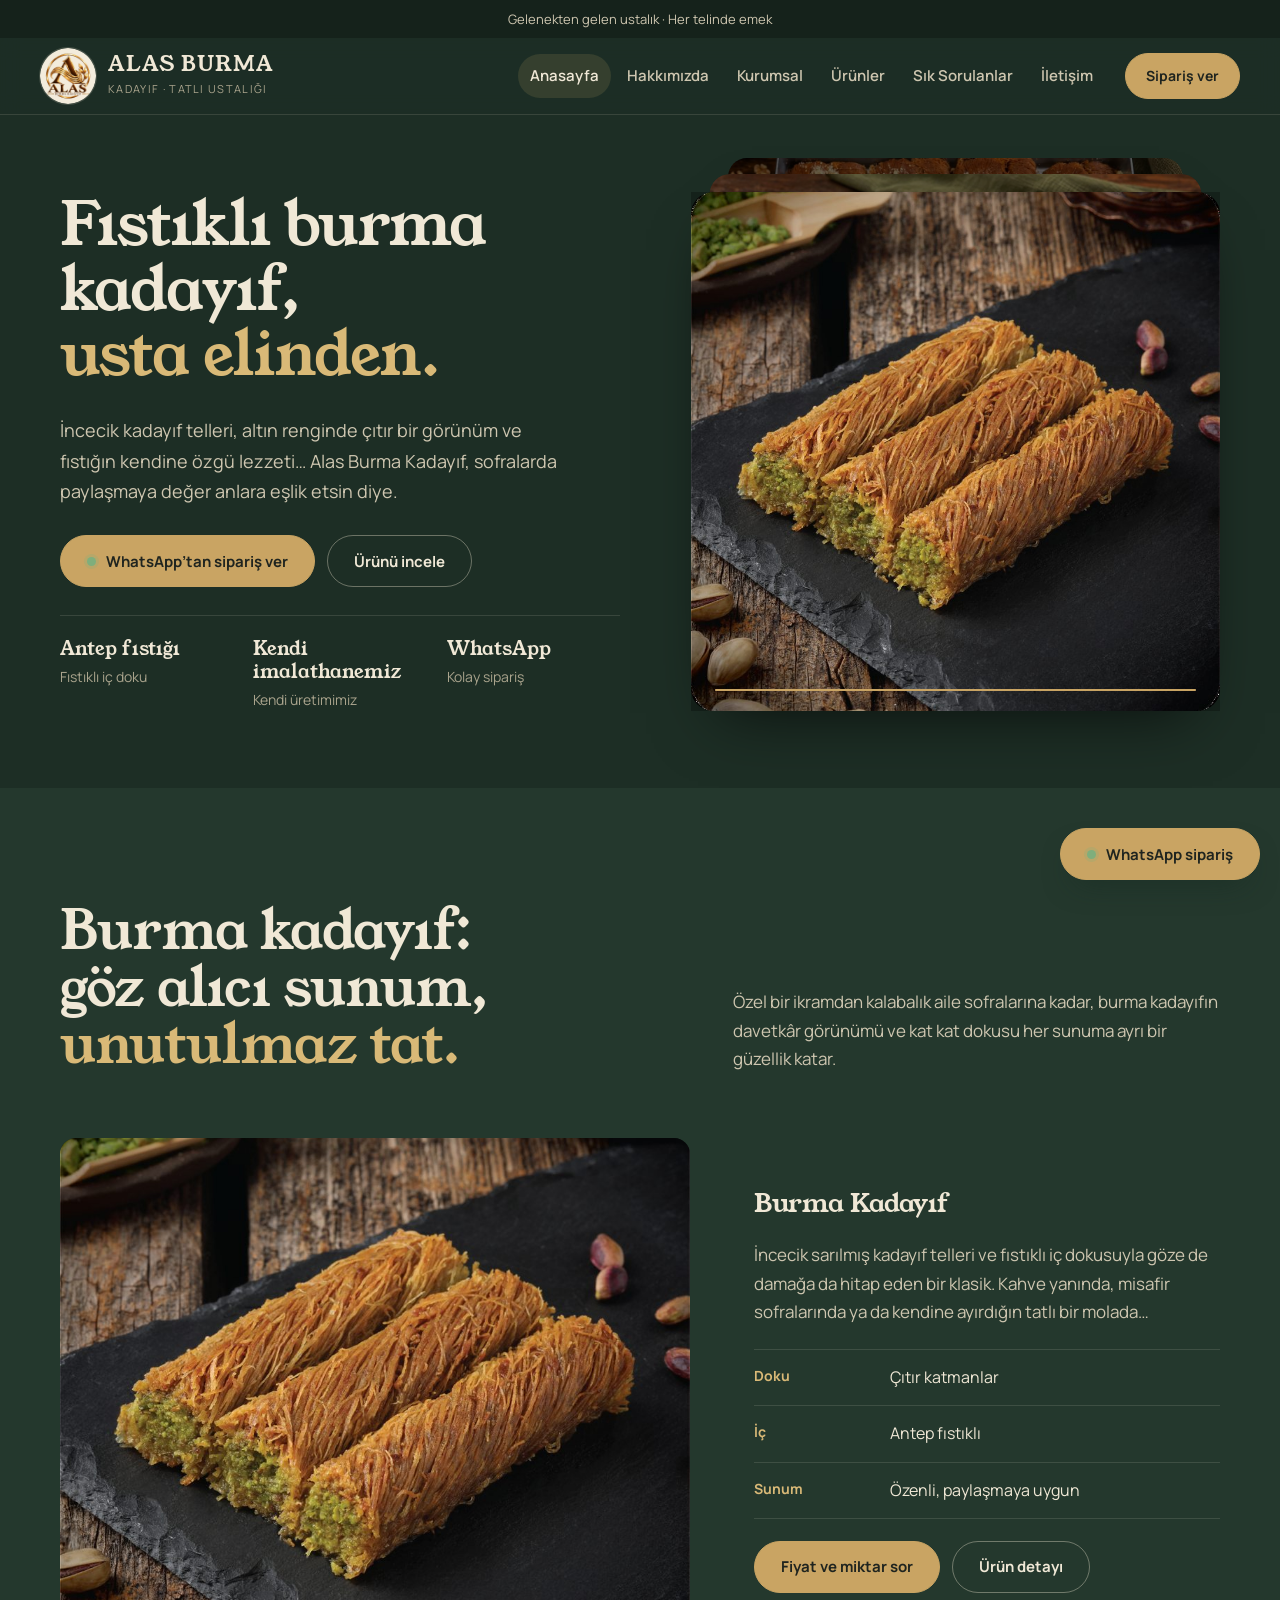
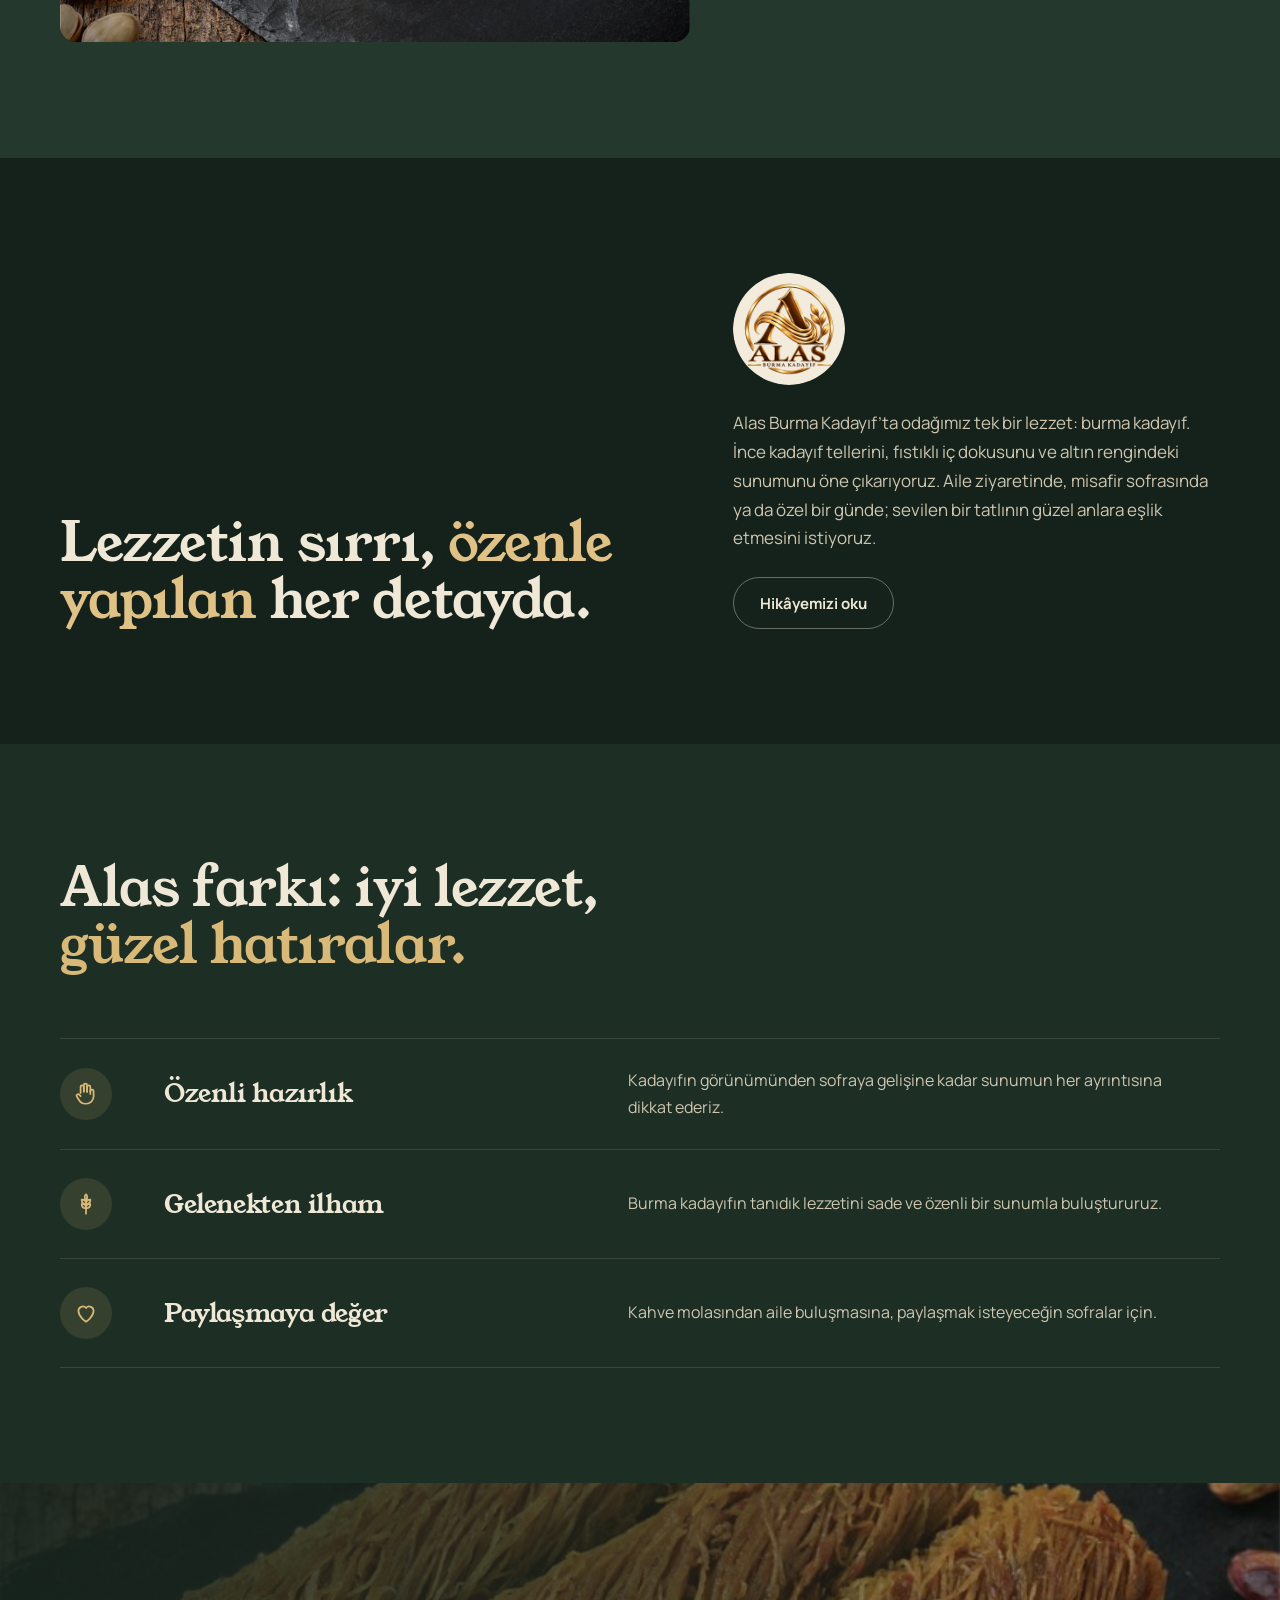
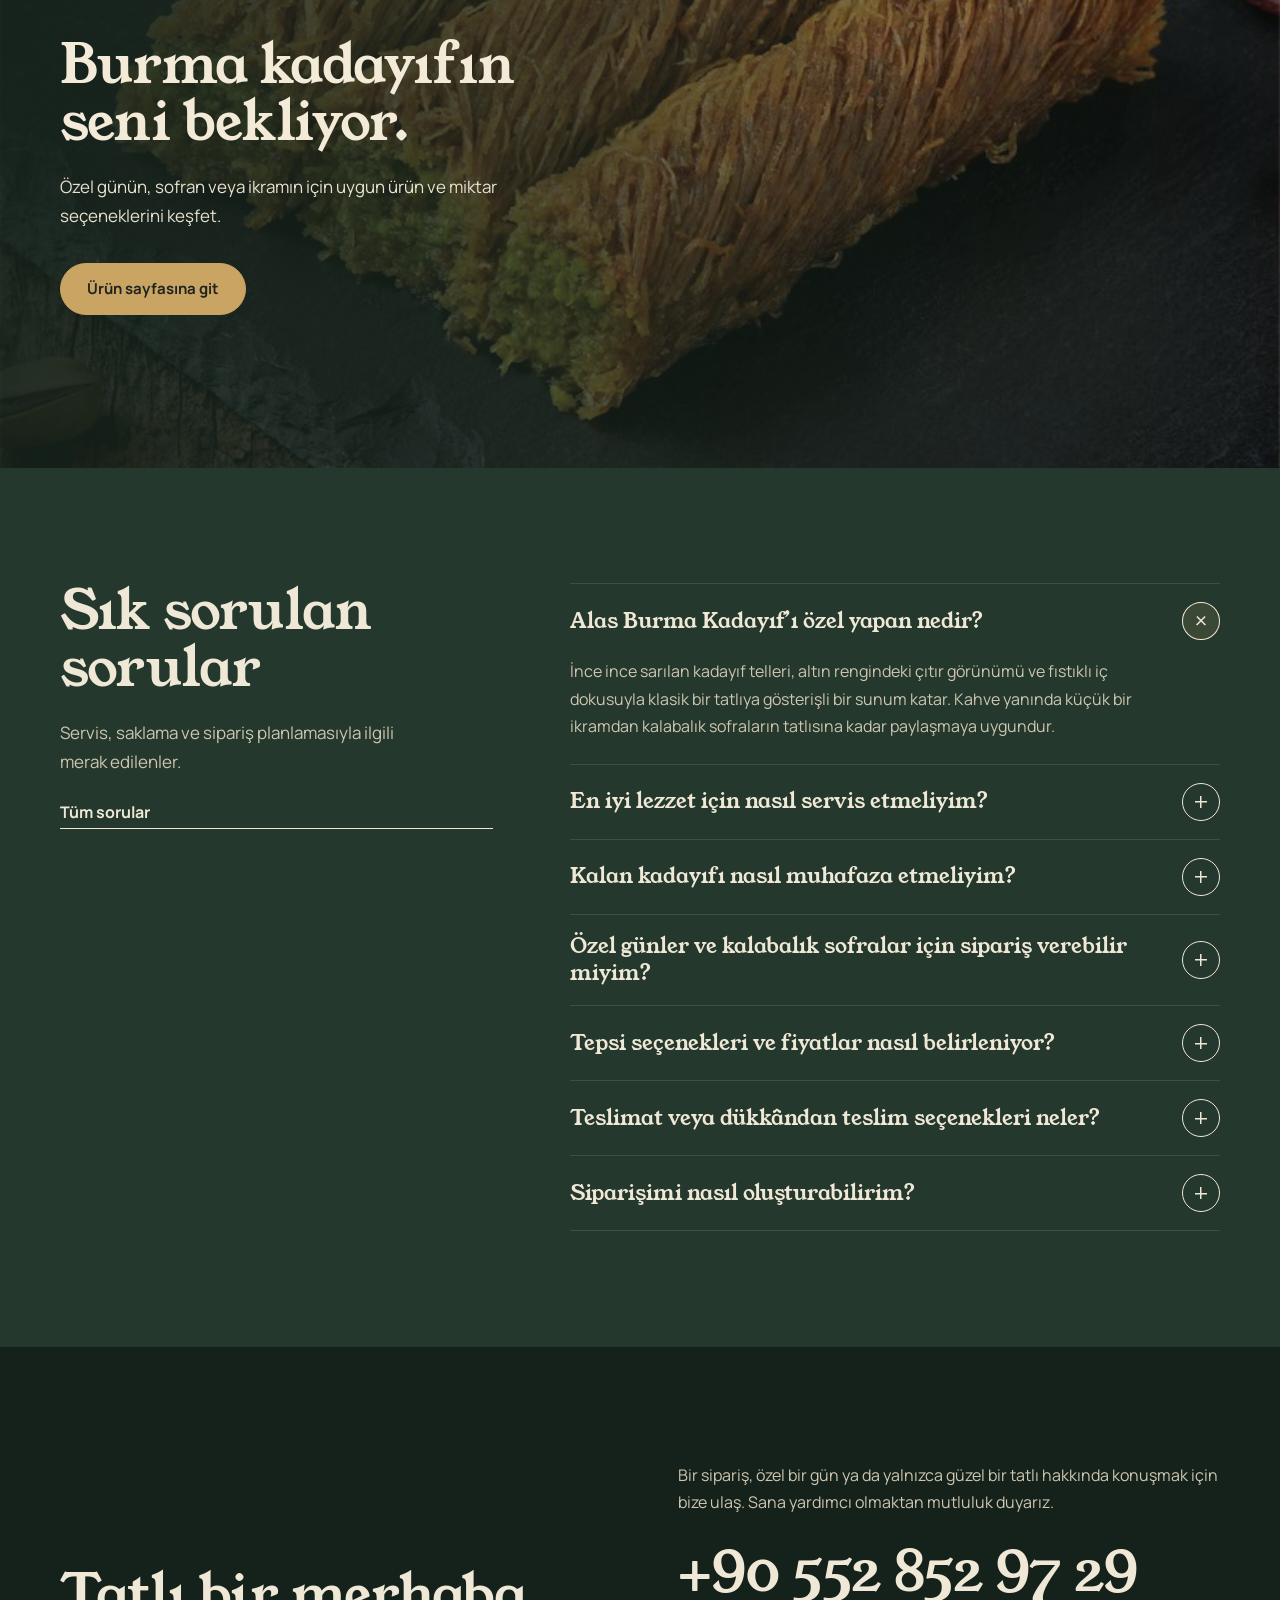
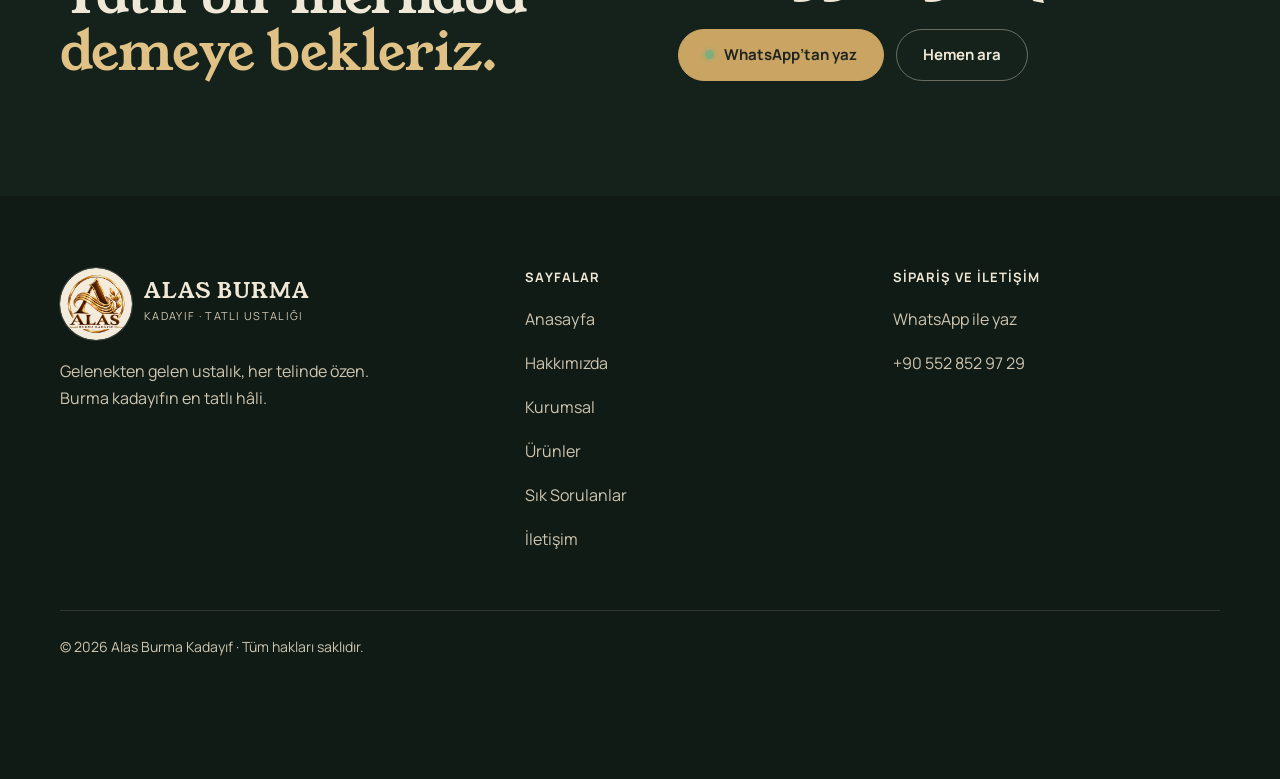
<file: index.html>
<!DOCTYPE html>
<html lang="tr">
<head>
<meta charset="UTF-8"><meta name="viewport" content="width=device-width, initial-scale=1">
<title>Alas Burma Kadayıf | Gelenekten Gelen Ustalık</title>
<meta name="description" content="Alas Burma Kadayıf: fıstıklı burma kadayıf, özenli sunum ve paylaşmaya değer tatlı anları.">
<link rel="canonical" href="https://xn--alasburmakadayf-llc.com/">
<meta property="og:type" content="website"><meta property="og:locale" content="tr_TR"><meta property="og:site_name" content="Alas Burma Kadayıf"><meta property="og:title" content="Alas Burma Kadayıf | Gelenekten Gelen Ustalık"><meta property="og:description" content="Alas Burma Kadayıf: fıstıklı burma kadayıf, özenli sunum ve paylaşmaya değer tatlı anları."><meta property="og:url" content="https://xn--alasburmakadayf-llc.com/"><meta property="og:image" content="https://xn--alasburmakadayf-llc.com/assets/burma-kadayif.jpg"><meta name="twitter:card" content="summary_large_image">
<meta name="theme-color" content="#1d2e25">
<link rel="icon" type="image/png" href="assets/favicon-96.png"><link rel="apple-touch-icon" href="assets/logo.png">
<link rel="preconnect" href="https://fonts.googleapis.com"><link rel="preconnect" href="https://fonts.gstatic.com" crossorigin>
<link rel="stylesheet" href="https://fonts.googleapis.com/css2?family=Manrope:wght@400;500;600;700&family=Young+Serif&display=swap">
<link rel="stylesheet" href="assets/site.css?v=mwnxzy6j">
<script type="application/ld+json">{"@context":"https://schema.org","@type":"Bakery","name":"Alas Burma Kadayıf","url":"https://xn--alasburmakadayf-llc.com/","telephone":"+905528529729","image":"https://xn--alasburmakadayf-llc.com/assets/burma-kadayif.jpg","servesCuisine":"Türk tatlıları"}</script></head>
<body>
<a class="skip" href="#icerik">İçeriğe geç</a>
<div class="topline">Gelenekten gelen ustalık · Her telinde emek</div>
<header class="header"><div class="wrap">
<a class="brand" href="index.html" aria-label="Alas Burma Kadayıf ana sayfa"><img class="logo" src="assets/logo.webp" alt="" width="512" height="512" decoding="async"><span><b>ALAS BURMA</b><small>Kadayıf · Tatlı ustalığı</small></span></a>
<button class="menu-btn" type="button" aria-controls="site-menu" aria-expanded="false"><i></i><span>Menü</span></button>
<nav class="nav" id="site-menu" aria-label="Ana menü">
<a data-page="index.html" href="index.html">Anasayfa</a>
<a data-page="hakkimizda.html" href="hakkimizda.html">Hakkımızda</a>
<div class="drop"><a data-page="kurumsal.html" href="kurumsal.html">Kurumsal</a><div class="drop-menu"><a data-page="kurumsal.html" href="kurumsal.html">Kurumsal yaklaşımımız</a><a data-page="kalite.html" href="kalite.html">Kalite anlayışımız</a></div></div>
<a data-page="urunler.html" href="urunler.html">Ürünler</a>
<a data-page="sss.html" href="sss.html">Sık Sorulanlar</a>
<a data-page="iletisim.html" href="iletisim.html">İletişim</a>
<form class="search" role="search" onsubmit="return searchSite(event)"><label class="sr-only" for="site-search-m">Sitede ara</label><input id="site-search-m" type="search" placeholder="Sitede ara"><button type="submit" aria-label="Ara"><svg viewBox="0 0 24 24" fill="none" stroke="currentColor" stroke-width="2" stroke-linecap="round" aria-hidden="true"><circle cx="11" cy="11" r="6.5"/><path d="m16 16 4 4"/></svg></button></form>
</nav>
<form class="search" role="search" onsubmit="return searchSite(event)"><label class="sr-only" for="site-search">Sitede ara</label><input id="site-search" type="search" placeholder="Sitede ara"><button type="submit" aria-label="Ara"><svg viewBox="0 0 24 24" fill="none" stroke="currentColor" stroke-width="2" stroke-linecap="round" aria-hidden="true"><circle cx="11" cy="11" r="6.5"/><path d="m16 16 4 4"/></svg></button></form>
<a class="btn order-top" href="https://wa.me/905528529729?text=Merhaba%2C%20Alas%20Burma%20Kaday%C4%B1f%20sipari%C5%9Fi%20vermek%20istiyorum." target="_blank" rel="noopener">Sipariş ver</a>
</div></header>
<main id="icerik">

<section class="hero" id="anasayfa">
<div class="hero-copy" data-enter>
<h1>Fıstıklı burma kadayıf, <span class="accent">usta elinden.</span></h1>
<p class="lead">İncecik kadayıf telleri, altın renginde çıtır bir görünüm ve fıstığın kendine özgü lezzeti… Alas Burma Kadayıf, sofralarda paylaşmaya değer anlara eşlik etsin diye.</p>
<div class="actions"><a class="btn" href="https://wa.me/905528529729?text=Merhaba%2C%20Alas%20Burma%20Kaday%C4%B1f%20sipari%C5%9Fi%20vermek%20istiyorum." target="_blank" rel="noopener"><span class="dot" aria-hidden="true"></span>WhatsApp’tan sipariş ver</a><a class="btn ghost" href="urun-detay.html">Ürünü incele</a></div>
<div class="facts"><div><b>Antep fıstığı</b><span>Fıstıklı iç doku</span></div><div><b>Kendi imalathanemiz</b><span>Kendi üretimimiz</span></div><div><b>WhatsApp</b><span>Kolay sipariş</span></div></div>
</div>
<div class="hero-media"><div class="slides" aria-roledescription="slayt gösterisi" aria-label="Ürün fotoğrafları">
<img class="slide" data-pos="0" src="assets/burma-kadayif.jpg" alt="Siyah taş tabakta, Antep fıstıklı çıtır burma kadayıf" fetchpriority="high">
<img class="slide" data-pos="1" src="assets/fistikli-kadayif-tepsi.jpg" alt="Tepside Antep fıstıklı burma kadayıf">
<img class="slide" data-pos="2" src="assets/cevizli-kadayif-tepsi.jpg" alt="Tepside cevizli kadayıf">
<span class="slide-bar" aria-hidden="true"></span>
</div></div>
</section>

<section class="sec white" id="urunler"><div class="wrap">
<div class="head"><h2>Burma kadayıf: göz alıcı sunum, <span class="accent">unutulmaz tat.</span></h2><p>Özel bir ikramdan kalabalık aile sofralarına kadar, burma kadayıfın davetkâr görünümü ve kat kat dokusu her sunuma ayrı bir güzellik katar.</p></div>
<div class="spread">
<a class="photo" href="urun-detay.html"><img src="assets/burma-kadayif.jpg" alt="Antep fıstıklı, altın renginde çıtır burma kadayıf, siyah taş tabakta" style="object-position:30% 50%" loading="lazy"></a>
<div class="spread-copy">
<h3><a href="urun-detay.html" style="text-decoration:none">Burma Kadayıf</a></h3>
<p>İncecik sarılmış kadayıf telleri ve fıstıklı iç dokusuyla göze de damağa da hitap eden bir klasik. Kahve yanında, misafir sofralarında ya da kendine ayırdığın tatlı bir molada…</p>
<dl class="specs"><div><dt>Doku</dt><dd>Çıtır katmanlar</dd></div><div><dt>İç</dt><dd>Antep fıstıklı</dd></div><div><dt>Sunum</dt><dd>Özenli, paylaşmaya uygun</dd></div></dl>
<div class="actions"><a class="btn" href="https://wa.me/905528529729?text=Merhaba%2C%20Alas%20Burma%20Kaday%C4%B1f%20sipari%C5%9Fi%20vermek%20istiyorum.%20G%C3%BCncel%20fiyat%20ve%20miktar%20se%C3%A7eneklerini%20payla%C5%9Fabilir%20misiniz%3F" target="_blank" rel="noopener">Fiyat ve miktar sor</a><a class="btn ghost" href="urun-detay.html">Ürün detayı</a></div>
</div></div>
</div></section>

<section class="sec dark" id="hikayemiz"><div class="wrap story">
<h2>Lezzetin sırrı, <span class="accent">özenle yapılan</span> her detayda.</h2>
<div class="story-side"><img class="emblem" src="assets/logo.webp" alt="" width="512" height="512" decoding="async"><p>Alas Burma Kadayıf’ta odağımız tek bir lezzet: burma kadayıf. İnce kadayıf tellerini, fıstıklı iç dokusunu ve altın rengindeki sunumunu öne çıkarıyoruz. Aile ziyaretinde, misafir sofrasında ya da özel bir günde; sevilen bir tatlının güzel anlara eşlik etmesini istiyoruz.</p><div class="actions"><a class="btn ghost" href="hakkimizda.html">Hikâyemizi oku</a></div></div>
</div></section>

<section class="sec"><div class="wrap">
<div class="head"><h2>Alas farkı: iyi lezzet, <span class="accent">güzel hatıralar.</span></h2></div>
<div class="rows">
<div class="row"><div class="ic"><svg viewBox="0 0 24 24" fill="none" stroke="#d9b977" stroke-width="1.6" stroke-linecap="round" stroke-linejoin="round" aria-hidden="true"><path d='M7 11V5.5a1.5 1.5 0 0 1 3 0V10'/><path d='M10 9.5V4a1.5 1.5 0 0 1 3 0v6'/><path d='M13 10V5.5a1.5 1.5 0 0 1 3 0V12'/><path d='M16 9.5a1.5 1.5 0 0 1 3 0V14a7 7 0 0 1-7 7h-1a6 6 0 0 1-5-2.7L3.6 14.6a1.5 1.5 0 0 1 2.4-1.8L7 14'/></svg></div><h3>Özenli hazırlık</h3><p>Kadayıfın görünümünden sofraya gelişine kadar sunumun her ayrıntısına dikkat ederiz.</p><span></span></div>
<div class="row"><div class="ic"><svg viewBox="0 0 24 24" fill="none" stroke="#d9b977" stroke-width="1.6" stroke-linecap="round" stroke-linejoin="round" aria-hidden="true"><path d='M12 21V8'/><path d='M12 12c-2.5 0-4-1.6-4-4 2.5 0 4 1.6 4 4zM12 12c2.5 0 4-1.6 4-4-2.5 0-4 1.6-4 4zM12 16c-2.5 0-4-1.6-4-4 2.5 0 4 1.6 4 4zM12 16c2.5 0 4-1.6 4-4-2.5 0-4 1.6-4 4zM12 8c-1.5-1-1.5-3.5 0-5 1.5 1.5 1.5 4 0 5z'/></svg></div><h3>Gelenekten ilham</h3><p>Burma kadayıfın tanıdık lezzetini sade ve özenli bir sunumla buluştururuz.</p><span></span></div>
<div class="row"><div class="ic"><svg viewBox="0 0 24 24" fill="none" stroke="#d9b977" stroke-width="1.6" stroke-linecap="round" stroke-linejoin="round" aria-hidden="true"><path d='M12 20s-7-4.4-7-10a4 4 0 0 1 7-2.6A4 4 0 0 1 19 10c0 5.6-7 10-7 10z'/></svg></div><h3>Paylaşmaya değer</h3><p>Kahve molasından aile buluşmasına, paylaşmak isteyeceğin sofralar için.</p><span></span></div>
</div>
</div></section>

<section class="band" id="siparis"><img src="assets/burma-kadayif.jpg" alt="" loading="lazy"><div class="wrap">
<h2>Burma kadayıfın seni bekliyor.</h2>
<p>Özel günün, sofran veya ikramın için uygun ürün ve miktar seçeneklerini keşfet.</p>
<div class="actions dark" style="background:none"><a class="btn" href="urunler.html">Ürün sayfasına git</a></div>
</div></section>

<section class="sec white" id="sss"><div class="wrap faq">
<div class="faq-side"><h2>Sık sorulan sorular</h2><p>Servis, saklama ve sipariş planlamasıyla ilgili merak edilenler.</p><a class="link" href="sss.html">Tüm sorular</a></div>
<div class="qa"><details open><summary>Alas Burma Kadayıf’ı özel yapan nedir?</summary><p>İnce ince sarılan kadayıf telleri, altın rengindeki çıtır görünümü ve fıstıklı iç dokusuyla klasik bir tatlıya gösterişli bir sunum katar. Kahve yanında küçük bir ikramdan kalabalık sofraların tatlısına kadar paylaşmaya uygundur.</p></details><details><summary>En iyi lezzet için nasıl servis etmeliyim?</summary><p>En iyi sunum için ürünü servis zamanına yakın açmanı öneririz. Ürünün teslimi sırasında verilen servis önerilerini dikkate al; uzun süre açıkta bırakmak dokusunu etkileyebilir.</p></details><details><summary>Kalan kadayıfı nasıl muhafaza etmeliyim?</summary><p>Paket üzerinde veya teslim sırasında paylaşılan saklama önerilerini esas al. Ürünü doğrudan güneş alan bir yerde bırakma; uygun saklama koşulları ürünün durumuna göre değişebilir.</p></details><details><summary>Özel günler ve kalabalık sofralar için sipariş verebilir miyim?</summary><p>Bayram, davet ve aile buluşmaları için düşündüğün tarihi ve yaklaşık miktarı önceden belirt. Böylece hazırlık planını ve uygun teslim zamanını sipariş öncesinde netleştirebiliriz.</p></details><details><summary>Tepsi seçenekleri ve fiyatlar nasıl belirleniyor?</summary><p>İhtiyacına göre miktar ve tepsi seçeneğini netleştirebiliriz. Fiyat ve mevcut seçenekler zaman içinde değişebileceği için siparişini kesinleştirmeden önce güncel bilgiyi teyit etmeni öneririz.</p></details><details><summary>Teslimat veya dükkândan teslim seçenekleri neler?</summary><p>Seçenekler adresine ve sipariş gününe göre değişebilir. Sipariş oluşturmadan önce uygun teslim yöntemini ve tahmini zamanı teyit ederek kendine en uygun seçeneği belirleyebilirsin.</p></details><details><summary>Siparişimi nasıl oluşturabilirim?</summary><p>Ürün sayfasından kadayıfı inceleyebilir, iletişim bölümündeki telefon veya mesaj seçenekleriyle sipariş ayrıntılarını paylaşabilirsin. Miktar ve istediğin tarihi belirtmen, planlamayı kolaylaştırır.</p></details></div>
</div></section>

<section class="sec dark" id="iletisim"><div class="wrap contact">
<h2>Tatlı bir merhaba <span class="accent">demeye bekleriz.</span></h2>
<div class="contact-side"><p>Bir sipariş, özel bir gün ya da yalnızca güzel bir tatlı hakkında konuşmak için bize ulaş. Sana yardımcı olmaktan mutluluk duyarız.</p><a class="phone" href="tel:+905528529729">+90 552 852 97 29</a><div class="actions"><a class="btn" href="https://wa.me/905528529729?text=Merhaba%2C%20Alas%20Burma%20Kaday%C4%B1f%20hakk%C4%B1nda%20bilgi%20almak%20istiyorum." target="_blank" rel="noopener"><span class="dot" aria-hidden="true"></span>WhatsApp’tan yaz</a><a class="btn ghost" href="tel:+905528529729">Hemen ara</a></div></div>
</div></section>
</main>
<footer class="footer dark"><div class="wrap">
<div class="grid">
<div><a class="brand" href="index.html" aria-label="Alas Burma Kadayıf ana sayfa"><img class="logo" src="assets/logo.webp" alt="" width="512" height="512" decoding="async"><span><b>ALAS BURMA</b><small>Kadayıf · Tatlı ustalığı</small></span></a><p>Gelenekten gelen ustalık, her telinde özen. Burma kadayıfın en tatlı hâli.</p></div>
<div><h3>Sayfalar</h3><nav aria-label="Alt menü"><a href="index.html">Anasayfa</a><a href="hakkimizda.html">Hakkımızda</a><a href="kurumsal.html">Kurumsal</a><a href="urunler.html">Ürünler</a><a href="sss.html">Sık Sorulanlar</a><a href="iletisim.html">İletişim</a></nav></div>
<div class="contact-links"><h3>Sipariş ve iletişim</h3><a href="https://wa.me/905528529729?text=Merhaba%2C%20Alas%20Burma%20Kaday%C4%B1f%20hakk%C4%B1nda%20bilgi%20almak%20istiyorum." target="_blank" rel="noopener">WhatsApp ile yaz</a><a href="tel:+905528529729">+90 552 852 97 29</a></div>
</div>
<div class="legal">© 2026 Alas Burma Kadayıf · Tüm hakları saklıdır.</div>
</div></footer>
<a class="btn wa" href="https://wa.me/905528529729?text=Merhaba%2C%20Alas%20Burma%20Kaday%C4%B1f%20hakk%C4%B1nda%20bilgi%20almak%20istiyorum." target="_blank" rel="noopener"><span class="dot" aria-hidden="true"></span>WhatsApp sipariş</a>
<script src="assets/site.js?v=mwnxzy6j"></script>
</body>
</html>
</file>
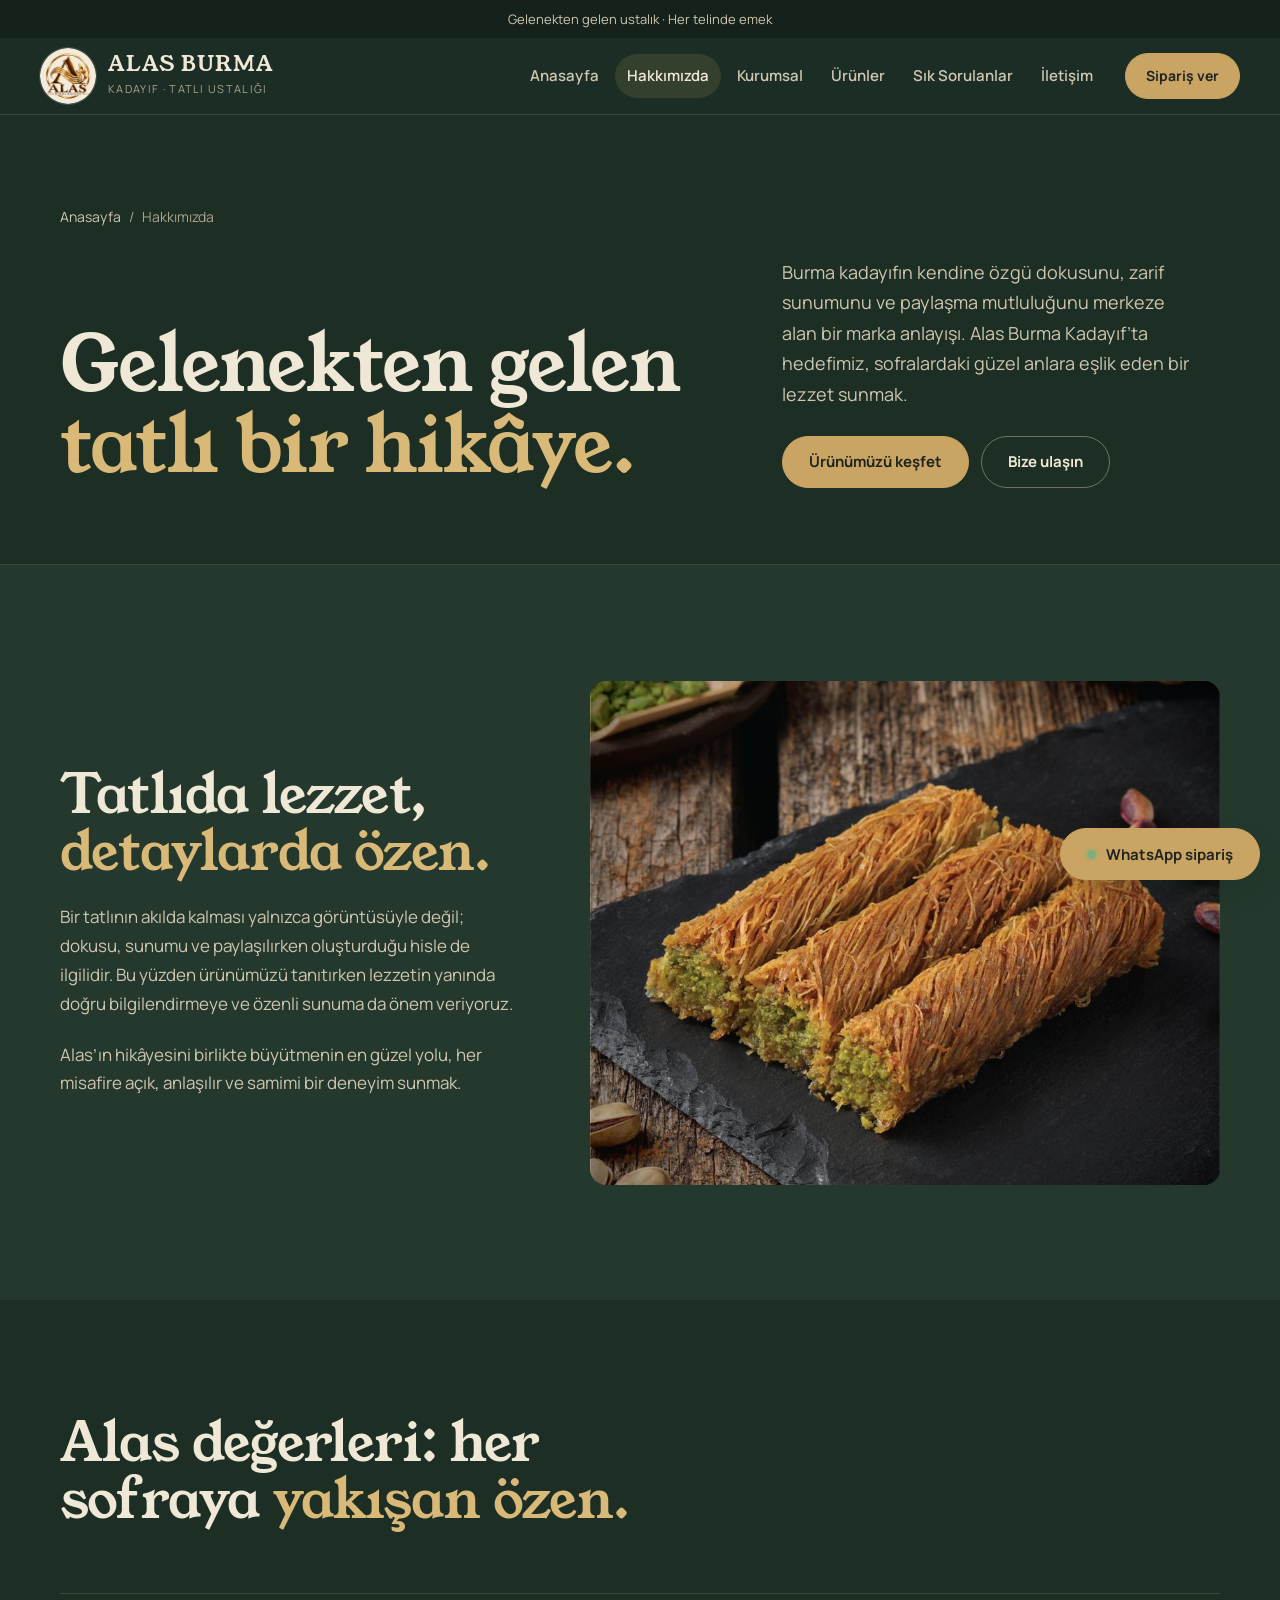
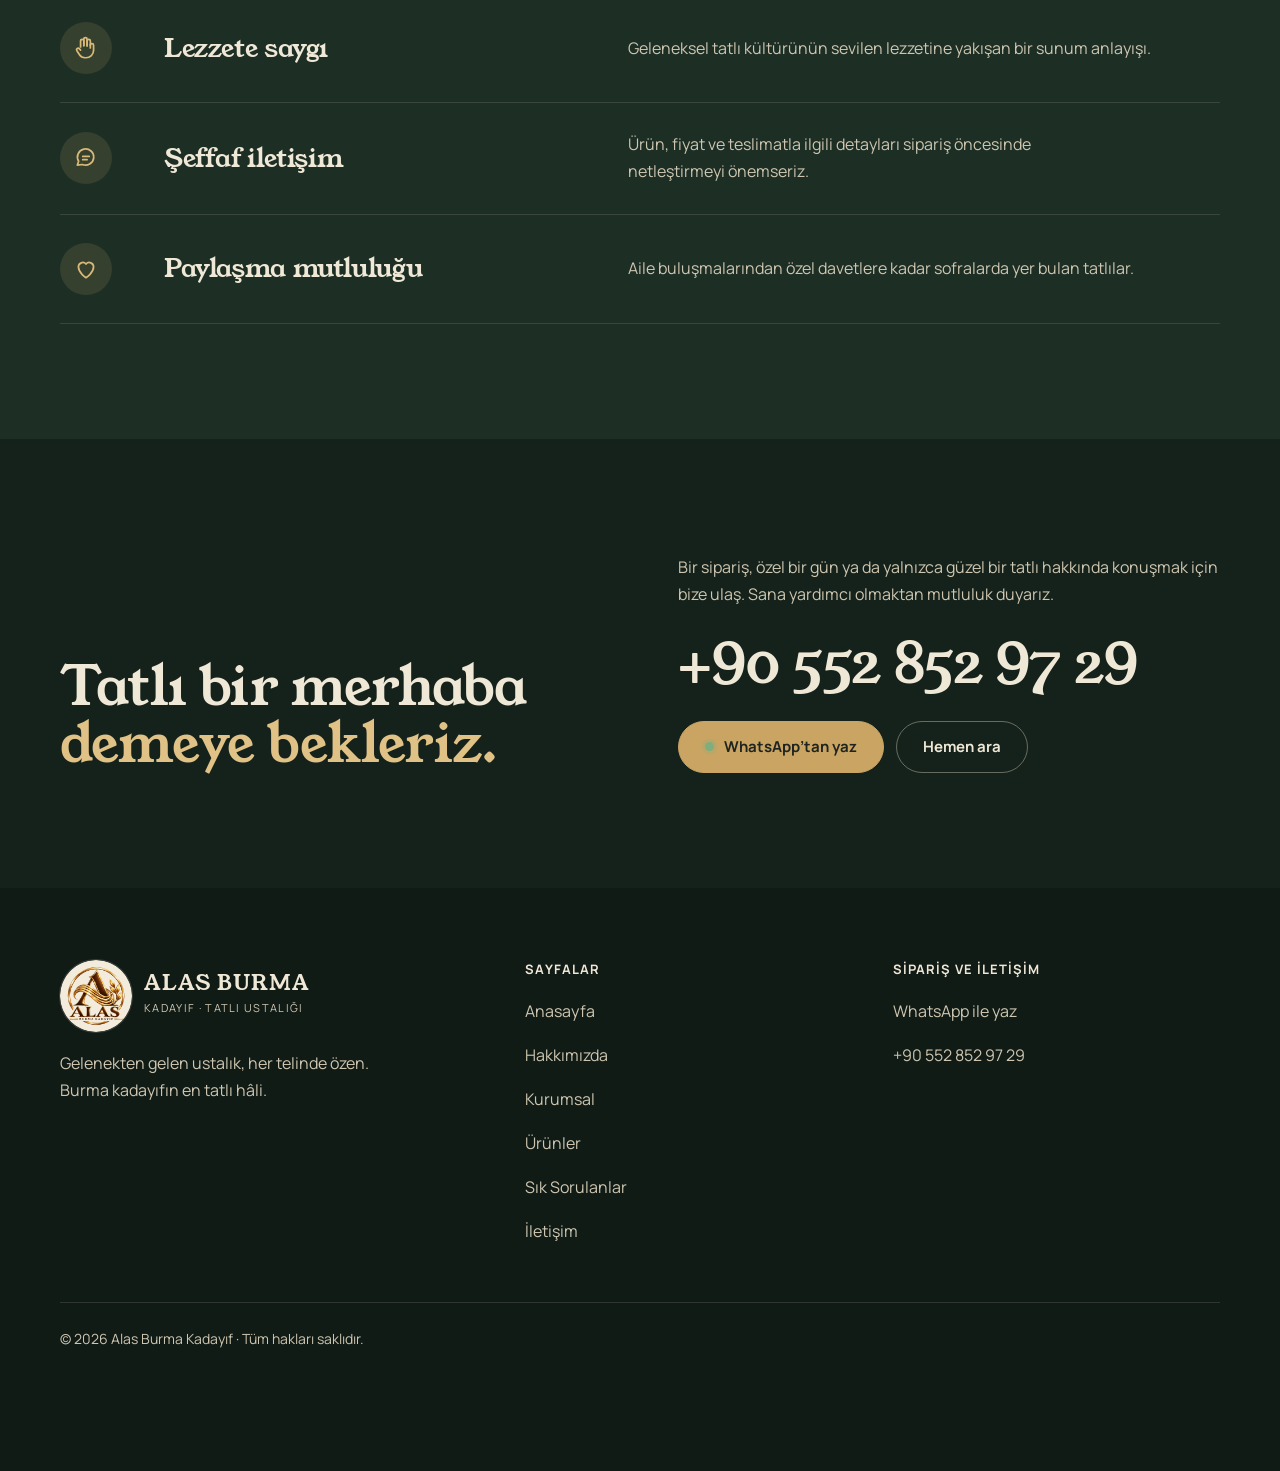
<file: hakkimizda.html>
<!DOCTYPE html>
<html lang="tr">
<head>
<meta charset="UTF-8"><meta name="viewport" content="width=device-width, initial-scale=1">
<title>Hakkımızda | Alas Burma Kadayıf</title>
<meta name="description" content="Alas Burma Kadayıf’ın hikâyesi, yaklaşımı ve değerleri.">
<link rel="canonical" href="https://xn--alasburmakadayf-llc.com/hakkimizda.html">
<meta property="og:type" content="website"><meta property="og:locale" content="tr_TR"><meta property="og:site_name" content="Alas Burma Kadayıf"><meta property="og:title" content="Hakkımızda | Alas Burma Kadayıf"><meta property="og:description" content="Alas Burma Kadayıf’ın hikâyesi, yaklaşımı ve değerleri."><meta property="og:url" content="https://xn--alasburmakadayf-llc.com/hakkimizda.html"><meta property="og:image" content="https://xn--alasburmakadayf-llc.com/assets/burma-kadayif.jpg"><meta name="twitter:card" content="summary_large_image">
<meta name="theme-color" content="#1d2e25">
<link rel="icon" type="image/png" href="assets/favicon-96.png"><link rel="apple-touch-icon" href="assets/logo.png">
<link rel="preconnect" href="https://fonts.googleapis.com"><link rel="preconnect" href="https://fonts.gstatic.com" crossorigin>
<link rel="stylesheet" href="https://fonts.googleapis.com/css2?family=Manrope:wght@400;500;600;700&family=Young+Serif&display=swap">
<link rel="stylesheet" href="assets/site.css?v=mwnxzy6j">
</head>
<body>
<a class="skip" href="#icerik">İçeriğe geç</a>
<div class="topline">Gelenekten gelen ustalık · Her telinde emek</div>
<header class="header"><div class="wrap">
<a class="brand" href="index.html" aria-label="Alas Burma Kadayıf ana sayfa"><img class="logo" src="assets/logo.webp" alt="" width="512" height="512" decoding="async"><span><b>ALAS BURMA</b><small>Kadayıf · Tatlı ustalığı</small></span></a>
<button class="menu-btn" type="button" aria-controls="site-menu" aria-expanded="false"><i></i><span>Menü</span></button>
<nav class="nav" id="site-menu" aria-label="Ana menü">
<a data-page="index.html" href="index.html">Anasayfa</a>
<a data-page="hakkimizda.html" href="hakkimizda.html">Hakkımızda</a>
<div class="drop"><a data-page="kurumsal.html" href="kurumsal.html">Kurumsal</a><div class="drop-menu"><a data-page="kurumsal.html" href="kurumsal.html">Kurumsal yaklaşımımız</a><a data-page="kalite.html" href="kalite.html">Kalite anlayışımız</a></div></div>
<a data-page="urunler.html" href="urunler.html">Ürünler</a>
<a data-page="sss.html" href="sss.html">Sık Sorulanlar</a>
<a data-page="iletisim.html" href="iletisim.html">İletişim</a>
<form class="search" role="search" onsubmit="return searchSite(event)"><label class="sr-only" for="site-search-m">Sitede ara</label><input id="site-search-m" type="search" placeholder="Sitede ara"><button type="submit" aria-label="Ara"><svg viewBox="0 0 24 24" fill="none" stroke="currentColor" stroke-width="2" stroke-linecap="round" aria-hidden="true"><circle cx="11" cy="11" r="6.5"/><path d="m16 16 4 4"/></svg></button></form>
</nav>
<form class="search" role="search" onsubmit="return searchSite(event)"><label class="sr-only" for="site-search">Sitede ara</label><input id="site-search" type="search" placeholder="Sitede ara"><button type="submit" aria-label="Ara"><svg viewBox="0 0 24 24" fill="none" stroke="currentColor" stroke-width="2" stroke-linecap="round" aria-hidden="true"><circle cx="11" cy="11" r="6.5"/><path d="m16 16 4 4"/></svg></button></form>
<a class="btn order-top" href="https://wa.me/905528529729?text=Merhaba%2C%20Alas%20Burma%20Kaday%C4%B1f%20sipari%C5%9Fi%20vermek%20istiyorum." target="_blank" rel="noopener">Sipariş ver</a>
</div></header>
<main id="icerik">

<section class="page-head"><div class="wrap">
<nav class="crumbs" aria-label="Konum"><a href="index.html">Anasayfa</a><span aria-hidden="true">/</span><span>Hakkımızda</span></nav>
<div class="grid" data-enter><h1>Gelenekten gelen <span class="accent">tatlı bir hikâye.</span></h1><div><p>Burma kadayıfın kendine özgü dokusunu, zarif sunumunu ve paylaşma mutluluğunu merkeze alan bir marka anlayışı. Alas Burma Kadayıf’ta hedefimiz, sofralardaki güzel anlara eşlik eden bir lezzet sunmak.</p><div class="actions"><a class="btn" href="urunler.html">Ürünümüzü keşfet</a><a class="btn ghost" href="iletisim.html">Bize ulaşın</a></div></div></div>
</div></section>
<section class="sec white"><div class="wrap spread flip">
<div class="photo"><img src="assets/burma-kadayif.jpg" alt="Antep fıstıklı altın renginde burma kadayıf" style="object-position:60% 40%" loading="lazy"></div>
<div class="spread-copy"><h2>Tatlıda lezzet, <span class="accent">detaylarda özen.</span></h2><p>Bir tatlının akılda kalması yalnızca görüntüsüyle değil; dokusu, sunumu ve paylaşılırken oluşturduğu hisle de ilgilidir. Bu yüzden ürünümüzü tanıtırken lezzetin yanında doğru bilgilendirmeye ve özenli sunuma da önem veriyoruz.</p><p>Alas’ın hikâyesini birlikte büyütmenin en güzel yolu, her misafire açık, anlaşılır ve samimi bir deneyim sunmak.</p></div>
</div></section>
<section class="sec"><div class="wrap">
<div class="head"><h2>Alas değerleri: her sofraya <span class="accent">yakışan özen.</span></h2></div>
<div class="rows">
<div class="row"><div class="ic"><svg viewBox="0 0 24 24" fill="none" stroke="#d9b977" stroke-width="1.6" stroke-linecap="round" stroke-linejoin="round" aria-hidden="true"><path d='M7 11V5.5a1.5 1.5 0 0 1 3 0V10'/><path d='M10 9.5V4a1.5 1.5 0 0 1 3 0v6'/><path d='M13 10V5.5a1.5 1.5 0 0 1 3 0V12'/><path d='M16 9.5a1.5 1.5 0 0 1 3 0V14a7 7 0 0 1-7 7h-1a6 6 0 0 1-5-2.7L3.6 14.6a1.5 1.5 0 0 1 2.4-1.8L7 14'/></svg></div><h3>Lezzete saygı</h3><p>Geleneksel tatlı kültürünün sevilen lezzetine yakışan bir sunum anlayışı.</p><span></span></div>
<div class="row"><div class="ic"><svg viewBox="0 0 24 24" fill="none" stroke="#d9b977" stroke-width="1.6" stroke-linecap="round" stroke-linejoin="round" aria-hidden="true"><path d='M4 18.5 5.2 15A7.5 7.5 0 1 1 8.6 18l-4.6.5z'/><path d='M9 10.5h6M9 13.5h4'/></svg></div><h3>Şeffaf iletişim</h3><p>Ürün, fiyat ve teslimatla ilgili detayları sipariş öncesinde netleştirmeyi önemseriz.</p><span></span></div>
<div class="row"><div class="ic"><svg viewBox="0 0 24 24" fill="none" stroke="#d9b977" stroke-width="1.6" stroke-linecap="round" stroke-linejoin="round" aria-hidden="true"><path d='M12 20s-7-4.4-7-10a4 4 0 0 1 7-2.6A4 4 0 0 1 19 10c0 5.6-7 10-7 10z'/></svg></div><h3>Paylaşma mutluluğu</h3><p>Aile buluşmalarından özel davetlere kadar sofralarda yer bulan tatlılar.</p><span></span></div>
</div></div></section>
<section class="sec dark"><div class="wrap contact">
<h2>Tatlı bir merhaba <span class="accent">demeye bekleriz.</span></h2>
<div class="contact-side"><p>Bir sipariş, özel bir gün ya da yalnızca güzel bir tatlı hakkında konuşmak için bize ulaş. Sana yardımcı olmaktan mutluluk duyarız.</p><a class="phone" href="tel:+905528529729">+90 552 852 97 29</a><div class="actions"><a class="btn" href="https://wa.me/905528529729?text=Merhaba%2C%20Alas%20Burma%20Kaday%C4%B1f%20hakk%C4%B1nda%20bilgi%20almak%20istiyorum." target="_blank" rel="noopener"><span class="dot" aria-hidden="true"></span>WhatsApp’tan yaz</a><a class="btn ghost" href="tel:+905528529729">Hemen ara</a></div></div>
</div></section>
</main>
<footer class="footer dark"><div class="wrap">
<div class="grid">
<div><a class="brand" href="index.html" aria-label="Alas Burma Kadayıf ana sayfa"><img class="logo" src="assets/logo.webp" alt="" width="512" height="512" decoding="async"><span><b>ALAS BURMA</b><small>Kadayıf · Tatlı ustalığı</small></span></a><p>Gelenekten gelen ustalık, her telinde özen. Burma kadayıfın en tatlı hâli.</p></div>
<div><h3>Sayfalar</h3><nav aria-label="Alt menü"><a href="index.html">Anasayfa</a><a href="hakkimizda.html">Hakkımızda</a><a href="kurumsal.html">Kurumsal</a><a href="urunler.html">Ürünler</a><a href="sss.html">Sık Sorulanlar</a><a href="iletisim.html">İletişim</a></nav></div>
<div class="contact-links"><h3>Sipariş ve iletişim</h3><a href="https://wa.me/905528529729?text=Merhaba%2C%20Alas%20Burma%20Kaday%C4%B1f%20hakk%C4%B1nda%20bilgi%20almak%20istiyorum." target="_blank" rel="noopener">WhatsApp ile yaz</a><a href="tel:+905528529729">+90 552 852 97 29</a></div>
</div>
<div class="legal">© 2026 Alas Burma Kadayıf · Tüm hakları saklıdır.</div>
</div></footer>
<a class="btn wa" href="https://wa.me/905528529729?text=Merhaba%2C%20Alas%20Burma%20Kaday%C4%B1f%20hakk%C4%B1nda%20bilgi%20almak%20istiyorum." target="_blank" rel="noopener"><span class="dot" aria-hidden="true"></span>WhatsApp sipariş</a>
<script src="assets/site.js?v=mwnxzy6j"></script>
</body>
</html>
</file>
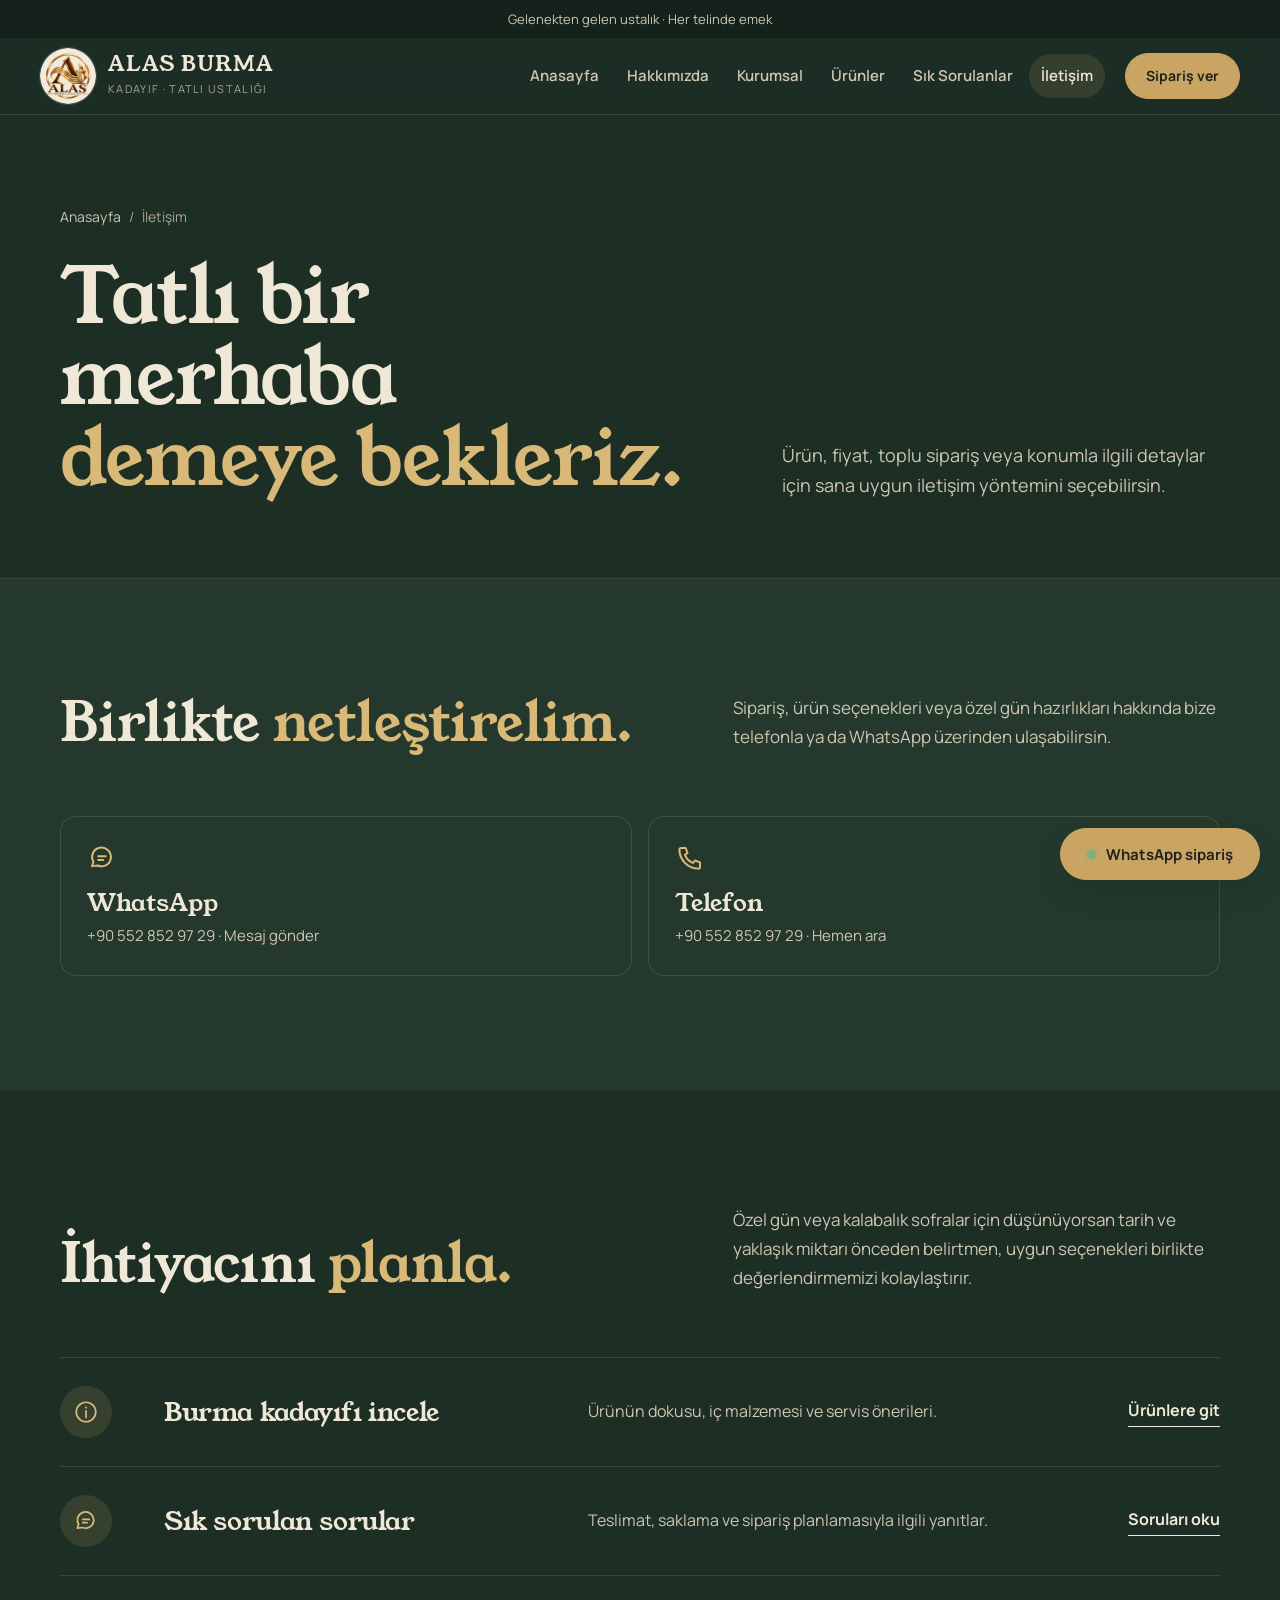
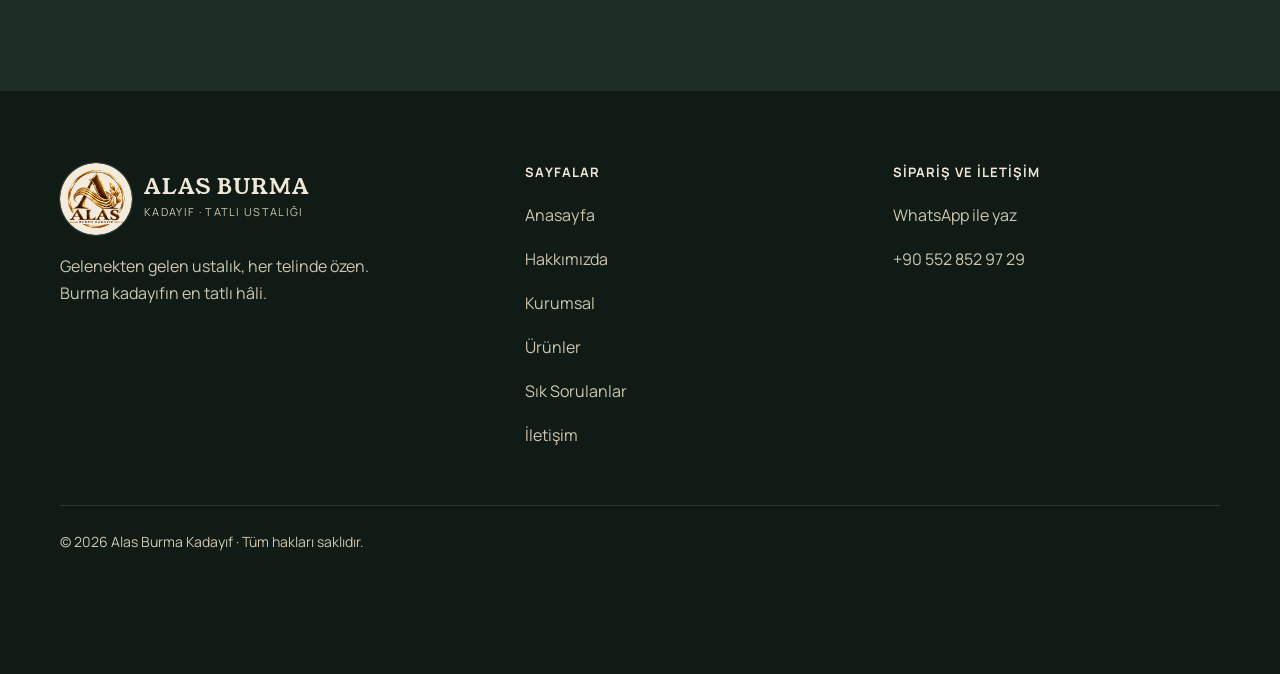
<file: iletisim.html>
<!DOCTYPE html>
<html lang="tr">
<head>
<meta charset="UTF-8"><meta name="viewport" content="width=device-width, initial-scale=1">
<title>İletişim | Alas Burma Kadayıf</title>
<meta name="description" content="Alas Burma Kadayıf iletişim, konum ve sipariş bilgileri.">
<link rel="canonical" href="https://xn--alasburmakadayf-llc.com/iletisim.html">
<meta property="og:type" content="website"><meta property="og:locale" content="tr_TR"><meta property="og:site_name" content="Alas Burma Kadayıf"><meta property="og:title" content="İletişim | Alas Burma Kadayıf"><meta property="og:description" content="Alas Burma Kadayıf iletişim, konum ve sipariş bilgileri."><meta property="og:url" content="https://xn--alasburmakadayf-llc.com/iletisim.html"><meta property="og:image" content="https://xn--alasburmakadayf-llc.com/assets/burma-kadayif.jpg"><meta name="twitter:card" content="summary_large_image">
<meta name="theme-color" content="#1d2e25">
<link rel="icon" type="image/png" href="assets/favicon-96.png"><link rel="apple-touch-icon" href="assets/logo.png">
<link rel="preconnect" href="https://fonts.googleapis.com"><link rel="preconnect" href="https://fonts.gstatic.com" crossorigin>
<link rel="stylesheet" href="https://fonts.googleapis.com/css2?family=Manrope:wght@400;500;600;700&family=Young+Serif&display=swap">
<link rel="stylesheet" href="assets/site.css?v=mwnxzy6j">
</head>
<body>
<a class="skip" href="#icerik">İçeriğe geç</a>
<div class="topline">Gelenekten gelen ustalık · Her telinde emek</div>
<header class="header"><div class="wrap">
<a class="brand" href="index.html" aria-label="Alas Burma Kadayıf ana sayfa"><img class="logo" src="assets/logo.webp" alt="" width="512" height="512" decoding="async"><span><b>ALAS BURMA</b><small>Kadayıf · Tatlı ustalığı</small></span></a>
<button class="menu-btn" type="button" aria-controls="site-menu" aria-expanded="false"><i></i><span>Menü</span></button>
<nav class="nav" id="site-menu" aria-label="Ana menü">
<a data-page="index.html" href="index.html">Anasayfa</a>
<a data-page="hakkimizda.html" href="hakkimizda.html">Hakkımızda</a>
<div class="drop"><a data-page="kurumsal.html" href="kurumsal.html">Kurumsal</a><div class="drop-menu"><a data-page="kurumsal.html" href="kurumsal.html">Kurumsal yaklaşımımız</a><a data-page="kalite.html" href="kalite.html">Kalite anlayışımız</a></div></div>
<a data-page="urunler.html" href="urunler.html">Ürünler</a>
<a data-page="sss.html" href="sss.html">Sık Sorulanlar</a>
<a data-page="iletisim.html" href="iletisim.html">İletişim</a>
<form class="search" role="search" onsubmit="return searchSite(event)"><label class="sr-only" for="site-search-m">Sitede ara</label><input id="site-search-m" type="search" placeholder="Sitede ara"><button type="submit" aria-label="Ara"><svg viewBox="0 0 24 24" fill="none" stroke="currentColor" stroke-width="2" stroke-linecap="round" aria-hidden="true"><circle cx="11" cy="11" r="6.5"/><path d="m16 16 4 4"/></svg></button></form>
</nav>
<form class="search" role="search" onsubmit="return searchSite(event)"><label class="sr-only" for="site-search">Sitede ara</label><input id="site-search" type="search" placeholder="Sitede ara"><button type="submit" aria-label="Ara"><svg viewBox="0 0 24 24" fill="none" stroke="currentColor" stroke-width="2" stroke-linecap="round" aria-hidden="true"><circle cx="11" cy="11" r="6.5"/><path d="m16 16 4 4"/></svg></button></form>
<a class="btn order-top" href="https://wa.me/905528529729?text=Merhaba%2C%20Alas%20Burma%20Kaday%C4%B1f%20sipari%C5%9Fi%20vermek%20istiyorum." target="_blank" rel="noopener">Sipariş ver</a>
</div></header>
<main id="icerik">

<section class="page-head"><div class="wrap">
<nav class="crumbs" aria-label="Konum"><a href="index.html">Anasayfa</a><span aria-hidden="true">/</span><span>İletişim</span></nav>
<div class="grid" data-enter><h1>Tatlı bir merhaba <span class="accent">demeye bekleriz.</span></h1><div><p>Ürün, fiyat, toplu sipariş veya konumla ilgili detaylar için sana uygun iletişim yöntemini seçebilirsin.</p></div></div>
</div></section>
<section class="sec white"><div class="wrap">
<div class="head"><h2>Birlikte <span class="accent">netleştirelim.</span></h2><p>Sipariş, ürün seçenekleri veya özel gün hazırlıkları hakkında bize telefonla ya da WhatsApp üzerinden ulaşabilirsin.</p></div>
<div class="channels">
<a class="channel" href="https://wa.me/905528529729" target="_blank" rel="noopener"><svg viewBox="0 0 24 24" fill="none" stroke="#d9b977" stroke-width="1.6" stroke-linecap="round" stroke-linejoin="round" aria-hidden="true"><path d='M4 18.5 5.2 15A7.5 7.5 0 1 1 8.6 18l-4.6.5z'/><path d='M9 10.5h6M9 13.5h4'/></svg><b>WhatsApp</b><span>+90 552 852 97 29 · Mesaj gönder</span></a>
<a class="channel" href="tel:+905528529729"><svg viewBox="0 0 24 24" fill="none" stroke="#d9b977" stroke-width="1.6" stroke-linecap="round" stroke-linejoin="round" aria-hidden="true"><path d='M5 4h3.5l1.5 4-2 1.5a11 11 0 0 0 6.5 6.5l1.5-2 4 1.5V19a1.5 1.5 0 0 1-1.5 1.5A15.5 15.5 0 0 1 3.5 5.5 1.5 1.5 0 0 1 5 4z'/></svg><b>Telefon</b><span>+90 552 852 97 29 · Hemen ara</span></a>
</div></div></section>
<section class="sec"><div class="wrap">
<div class="head"><h2>İhtiyacını <span class="accent">planla.</span></h2><p>Özel gün veya kalabalık sofralar için düşünüyorsan tarih ve yaklaşık miktarı önceden belirtmen, uygun seçenekleri birlikte değerlendirmemizi kolaylaştırır.</p></div>
<div class="rows">
<div class="row"><div class="ic"><svg viewBox="0 0 24 24" fill="none" stroke="#d9b977" stroke-width="1.6" stroke-linecap="round" stroke-linejoin="round" aria-hidden="true"><circle cx='12' cy='12' r='9'/><path d='M12 11v6M12 7.5v.5'/></svg></div><h3>Burma kadayıfı incele</h3><p>Ürünün dokusu, iç malzemesi ve servis önerileri.</p><a class="link" href="urunler.html">Ürünlere git</a></div>
<div class="row"><div class="ic"><svg viewBox="0 0 24 24" fill="none" stroke="#d9b977" stroke-width="1.6" stroke-linecap="round" stroke-linejoin="round" aria-hidden="true"><path d='M4 18.5 5.2 15A7.5 7.5 0 1 1 8.6 18l-4.6.5z'/><path d='M9 10.5h6M9 13.5h4'/></svg></div><h3>Sık sorulan sorular</h3><p>Teslimat, saklama ve sipariş planlamasıyla ilgili yanıtlar.</p><a class="link" href="sss.html">Soruları oku</a></div>
</div></div></section>
</main>
<footer class="footer dark"><div class="wrap">
<div class="grid">
<div><a class="brand" href="index.html" aria-label="Alas Burma Kadayıf ana sayfa"><img class="logo" src="assets/logo.webp" alt="" width="512" height="512" decoding="async"><span><b>ALAS BURMA</b><small>Kadayıf · Tatlı ustalığı</small></span></a><p>Gelenekten gelen ustalık, her telinde özen. Burma kadayıfın en tatlı hâli.</p></div>
<div><h3>Sayfalar</h3><nav aria-label="Alt menü"><a href="index.html">Anasayfa</a><a href="hakkimizda.html">Hakkımızda</a><a href="kurumsal.html">Kurumsal</a><a href="urunler.html">Ürünler</a><a href="sss.html">Sık Sorulanlar</a><a href="iletisim.html">İletişim</a></nav></div>
<div class="contact-links"><h3>Sipariş ve iletişim</h3><a href="https://wa.me/905528529729?text=Merhaba%2C%20Alas%20Burma%20Kaday%C4%B1f%20hakk%C4%B1nda%20bilgi%20almak%20istiyorum." target="_blank" rel="noopener">WhatsApp ile yaz</a><a href="tel:+905528529729">+90 552 852 97 29</a></div>
</div>
<div class="legal">© 2026 Alas Burma Kadayıf · Tüm hakları saklıdır.</div>
</div></footer>
<a class="btn wa" href="https://wa.me/905528529729?text=Merhaba%2C%20Alas%20Burma%20Kaday%C4%B1f%20hakk%C4%B1nda%20bilgi%20almak%20istiyorum." target="_blank" rel="noopener"><span class="dot" aria-hidden="true"></span>WhatsApp sipariş</a>
<script src="assets/site.js?v=mwnxzy6j"></script>
</body>
</html>
</file>
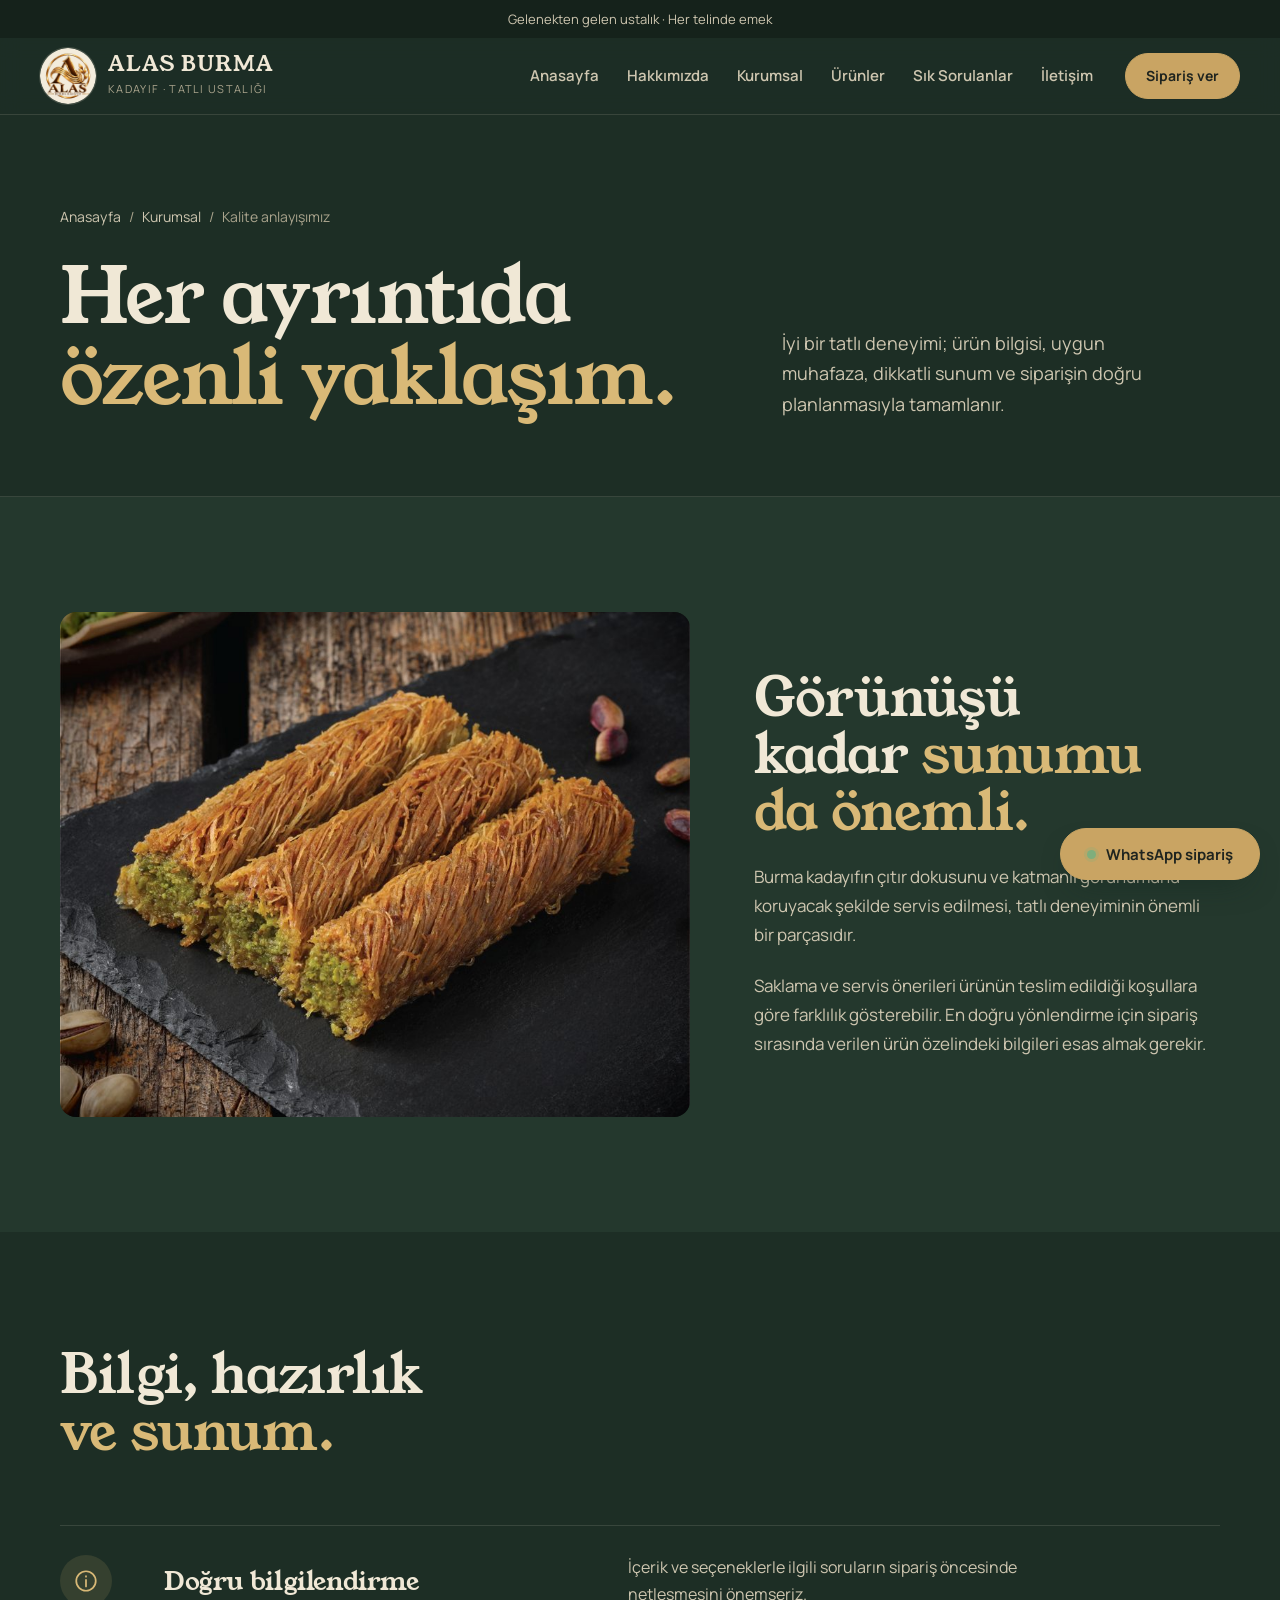
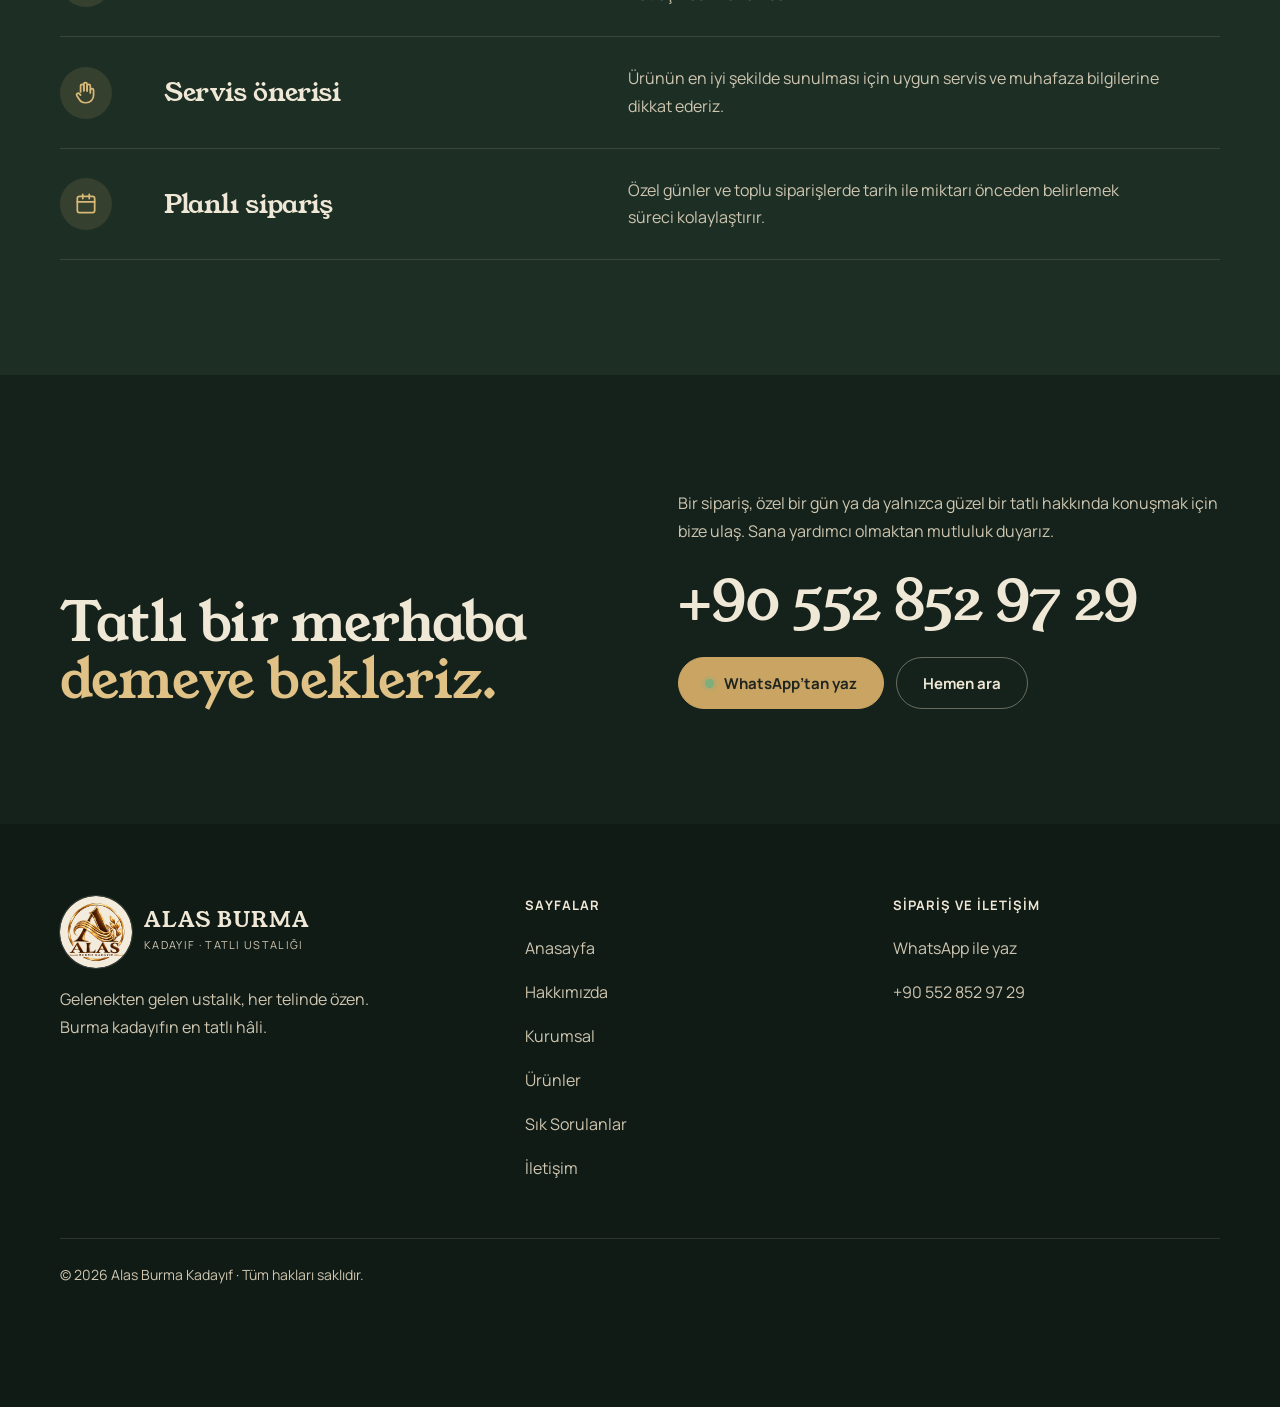
<file: kalite.html>
<!DOCTYPE html>
<html lang="tr">
<head>
<meta charset="UTF-8"><meta name="viewport" content="width=device-width, initial-scale=1">
<title>Kalite Anlayışımız | Alas Burma Kadayıf</title>
<meta name="description" content="Alas Burma Kadayıf ürün bilgilendirme, servis ve sunum yaklaşımı.">
<link rel="canonical" href="https://xn--alasburmakadayf-llc.com/kalite.html">
<meta property="og:type" content="website"><meta property="og:locale" content="tr_TR"><meta property="og:site_name" content="Alas Burma Kadayıf"><meta property="og:title" content="Kalite Anlayışımız | Alas Burma Kadayıf"><meta property="og:description" content="Alas Burma Kadayıf ürün bilgilendirme, servis ve sunum yaklaşımı."><meta property="og:url" content="https://xn--alasburmakadayf-llc.com/kalite.html"><meta property="og:image" content="https://xn--alasburmakadayf-llc.com/assets/burma-kadayif.jpg"><meta name="twitter:card" content="summary_large_image">
<meta name="theme-color" content="#1d2e25">
<link rel="icon" type="image/png" href="assets/favicon-96.png"><link rel="apple-touch-icon" href="assets/logo.png">
<link rel="preconnect" href="https://fonts.googleapis.com"><link rel="preconnect" href="https://fonts.gstatic.com" crossorigin>
<link rel="stylesheet" href="https://fonts.googleapis.com/css2?family=Manrope:wght@400;500;600;700&family=Young+Serif&display=swap">
<link rel="stylesheet" href="assets/site.css?v=mwnxzy6j">
</head>
<body>
<a class="skip" href="#icerik">İçeriğe geç</a>
<div class="topline">Gelenekten gelen ustalık · Her telinde emek</div>
<header class="header"><div class="wrap">
<a class="brand" href="index.html" aria-label="Alas Burma Kadayıf ana sayfa"><img class="logo" src="assets/logo.webp" alt="" width="512" height="512" decoding="async"><span><b>ALAS BURMA</b><small>Kadayıf · Tatlı ustalığı</small></span></a>
<button class="menu-btn" type="button" aria-controls="site-menu" aria-expanded="false"><i></i><span>Menü</span></button>
<nav class="nav" id="site-menu" aria-label="Ana menü">
<a data-page="index.html" href="index.html">Anasayfa</a>
<a data-page="hakkimizda.html" href="hakkimizda.html">Hakkımızda</a>
<div class="drop"><a data-page="kurumsal.html" href="kurumsal.html">Kurumsal</a><div class="drop-menu"><a data-page="kurumsal.html" href="kurumsal.html">Kurumsal yaklaşımımız</a><a data-page="kalite.html" href="kalite.html">Kalite anlayışımız</a></div></div>
<a data-page="urunler.html" href="urunler.html">Ürünler</a>
<a data-page="sss.html" href="sss.html">Sık Sorulanlar</a>
<a data-page="iletisim.html" href="iletisim.html">İletişim</a>
<form class="search" role="search" onsubmit="return searchSite(event)"><label class="sr-only" for="site-search-m">Sitede ara</label><input id="site-search-m" type="search" placeholder="Sitede ara"><button type="submit" aria-label="Ara"><svg viewBox="0 0 24 24" fill="none" stroke="currentColor" stroke-width="2" stroke-linecap="round" aria-hidden="true"><circle cx="11" cy="11" r="6.5"/><path d="m16 16 4 4"/></svg></button></form>
</nav>
<form class="search" role="search" onsubmit="return searchSite(event)"><label class="sr-only" for="site-search">Sitede ara</label><input id="site-search" type="search" placeholder="Sitede ara"><button type="submit" aria-label="Ara"><svg viewBox="0 0 24 24" fill="none" stroke="currentColor" stroke-width="2" stroke-linecap="round" aria-hidden="true"><circle cx="11" cy="11" r="6.5"/><path d="m16 16 4 4"/></svg></button></form>
<a class="btn order-top" href="https://wa.me/905528529729?text=Merhaba%2C%20Alas%20Burma%20Kaday%C4%B1f%20sipari%C5%9Fi%20vermek%20istiyorum." target="_blank" rel="noopener">Sipariş ver</a>
</div></header>
<main id="icerik">

<section class="page-head"><div class="wrap">
<nav class="crumbs" aria-label="Konum"><a href="index.html">Anasayfa</a><span aria-hidden="true">/</span><a href="kurumsal.html">Kurumsal</a><span aria-hidden="true">/</span><span>Kalite anlayışımız</span></nav>
<div class="grid" data-enter><h1>Her ayrıntıda <span class="accent">özenli yaklaşım.</span></h1><div><p>İyi bir tatlı deneyimi; ürün bilgisi, uygun muhafaza, dikkatli sunum ve siparişin doğru planlanmasıyla tamamlanır.</p></div></div>
</div></section>
<section class="sec white"><div class="wrap spread">
<div class="photo"><img src="assets/burma-kadayif.jpg" alt="Fıstıklı burma kadayıf yakın çekim" style="object-position:40% 60%" loading="lazy"></div>
<div class="spread-copy"><h2>Görünüşü kadar <span class="accent">sunumu da önemli.</span></h2><p>Burma kadayıfın çıtır dokusunu ve katmanlı görünümünü koruyacak şekilde servis edilmesi, tatlı deneyiminin önemli bir parçasıdır.</p><p>Saklama ve servis önerileri ürünün teslim edildiği koşullara göre farklılık gösterebilir. En doğru yönlendirme için sipariş sırasında verilen ürün özelindeki bilgileri esas almak gerekir.</p></div>
</div></section>
<section class="sec"><div class="wrap">
<div class="head"><h2>Bilgi, hazırlık <span class="accent">ve sunum.</span></h2></div>
<div class="rows">
<div class="row"><div class="ic"><svg viewBox="0 0 24 24" fill="none" stroke="#d9b977" stroke-width="1.6" stroke-linecap="round" stroke-linejoin="round" aria-hidden="true"><circle cx='12' cy='12' r='9'/><path d='M12 11v6M12 7.5v.5'/></svg></div><h3>Doğru bilgilendirme</h3><p>İçerik ve seçeneklerle ilgili soruların sipariş öncesinde netleşmesini önemseriz.</p><span></span></div>
<div class="row"><div class="ic"><svg viewBox="0 0 24 24" fill="none" stroke="#d9b977" stroke-width="1.6" stroke-linecap="round" stroke-linejoin="round" aria-hidden="true"><path d='M7 11V5.5a1.5 1.5 0 0 1 3 0V10'/><path d='M10 9.5V4a1.5 1.5 0 0 1 3 0v6'/><path d='M13 10V5.5a1.5 1.5 0 0 1 3 0V12'/><path d='M16 9.5a1.5 1.5 0 0 1 3 0V14a7 7 0 0 1-7 7h-1a6 6 0 0 1-5-2.7L3.6 14.6a1.5 1.5 0 0 1 2.4-1.8L7 14'/></svg></div><h3>Servis önerisi</h3><p>Ürünün en iyi şekilde sunulması için uygun servis ve muhafaza bilgilerine dikkat ederiz.</p><span></span></div>
<div class="row"><div class="ic"><svg viewBox="0 0 24 24" fill="none" stroke="#d9b977" stroke-width="1.6" stroke-linecap="round" stroke-linejoin="round" aria-hidden="true"><rect x='4' y='5' width='16' height='15' rx='2'/><path d='M4 10h16M9 3v4M15 3v4'/></svg></div><h3>Planlı sipariş</h3><p>Özel günler ve toplu siparişlerde tarih ile miktarı önceden belirlemek süreci kolaylaştırır.</p><span></span></div>
</div></div></section>
<section class="sec dark"><div class="wrap contact">
<h2>Tatlı bir merhaba <span class="accent">demeye bekleriz.</span></h2>
<div class="contact-side"><p>Bir sipariş, özel bir gün ya da yalnızca güzel bir tatlı hakkında konuşmak için bize ulaş. Sana yardımcı olmaktan mutluluk duyarız.</p><a class="phone" href="tel:+905528529729">+90 552 852 97 29</a><div class="actions"><a class="btn" href="https://wa.me/905528529729?text=Merhaba%2C%20Alas%20Burma%20Kaday%C4%B1f%20hakk%C4%B1nda%20bilgi%20almak%20istiyorum." target="_blank" rel="noopener"><span class="dot" aria-hidden="true"></span>WhatsApp’tan yaz</a><a class="btn ghost" href="tel:+905528529729">Hemen ara</a></div></div>
</div></section>
</main>
<footer class="footer dark"><div class="wrap">
<div class="grid">
<div><a class="brand" href="index.html" aria-label="Alas Burma Kadayıf ana sayfa"><img class="logo" src="assets/logo.webp" alt="" width="512" height="512" decoding="async"><span><b>ALAS BURMA</b><small>Kadayıf · Tatlı ustalığı</small></span></a><p>Gelenekten gelen ustalık, her telinde özen. Burma kadayıfın en tatlı hâli.</p></div>
<div><h3>Sayfalar</h3><nav aria-label="Alt menü"><a href="index.html">Anasayfa</a><a href="hakkimizda.html">Hakkımızda</a><a href="kurumsal.html">Kurumsal</a><a href="urunler.html">Ürünler</a><a href="sss.html">Sık Sorulanlar</a><a href="iletisim.html">İletişim</a></nav></div>
<div class="contact-links"><h3>Sipariş ve iletişim</h3><a href="https://wa.me/905528529729?text=Merhaba%2C%20Alas%20Burma%20Kaday%C4%B1f%20hakk%C4%B1nda%20bilgi%20almak%20istiyorum." target="_blank" rel="noopener">WhatsApp ile yaz</a><a href="tel:+905528529729">+90 552 852 97 29</a></div>
</div>
<div class="legal">© 2026 Alas Burma Kadayıf · Tüm hakları saklıdır.</div>
</div></footer>
<a class="btn wa" href="https://wa.me/905528529729?text=Merhaba%2C%20Alas%20Burma%20Kaday%C4%B1f%20hakk%C4%B1nda%20bilgi%20almak%20istiyorum." target="_blank" rel="noopener"><span class="dot" aria-hidden="true"></span>WhatsApp sipariş</a>
<script src="assets/site.js?v=mwnxzy6j"></script>
</body>
</html>
</file>
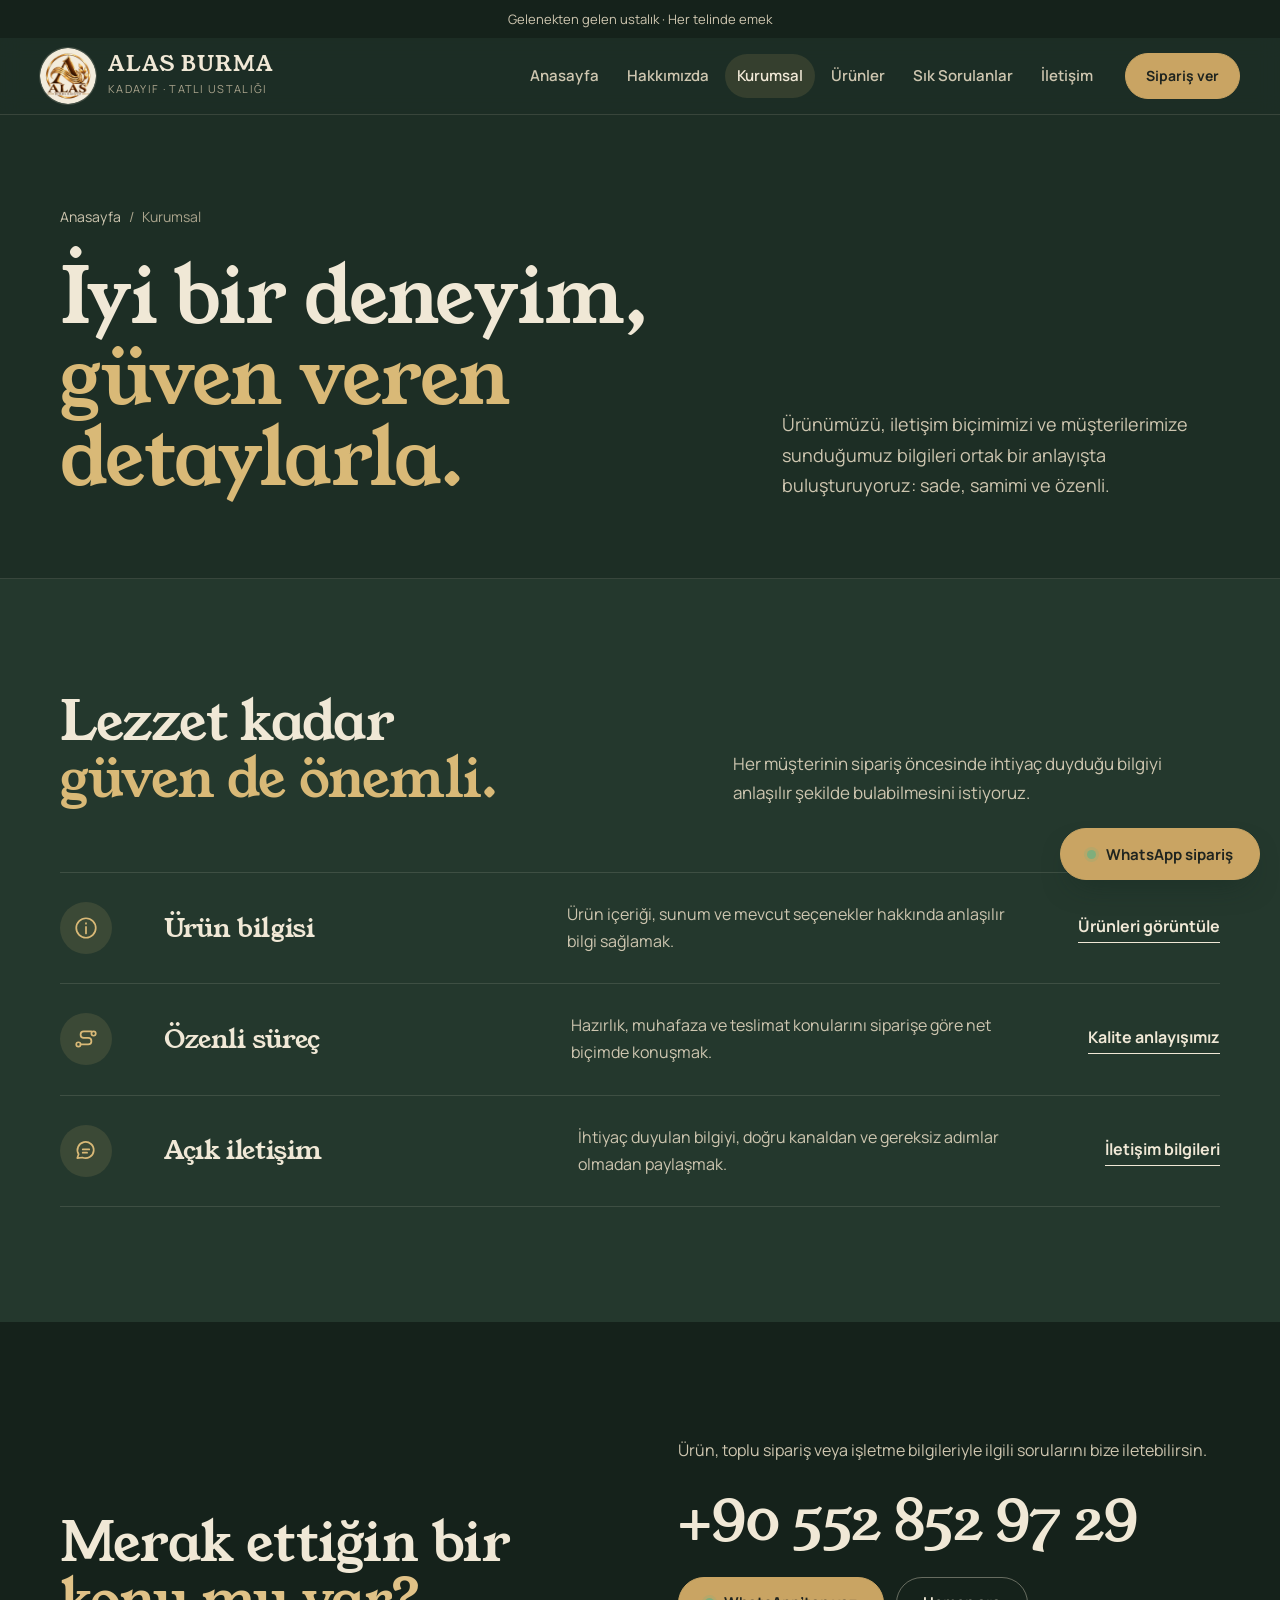
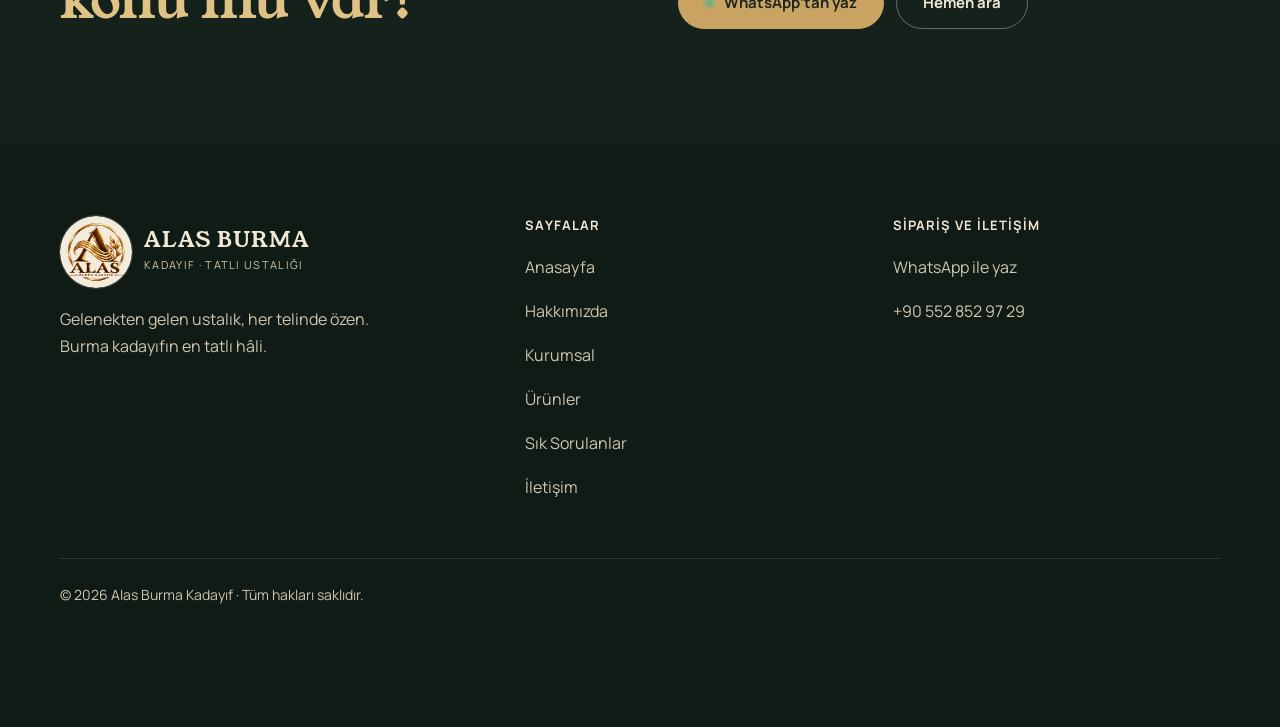
<file: kurumsal.html>
<!DOCTYPE html>
<html lang="tr">
<head>
<meta charset="UTF-8"><meta name="viewport" content="width=device-width, initial-scale=1">
<title>Kurumsal | Alas Burma Kadayıf</title>
<meta name="description" content="Alas Burma Kadayıf’ın kurumsal yaklaşımı ve müşteri deneyimi.">
<link rel="canonical" href="https://xn--alasburmakadayf-llc.com/kurumsal.html">
<meta property="og:type" content="website"><meta property="og:locale" content="tr_TR"><meta property="og:site_name" content="Alas Burma Kadayıf"><meta property="og:title" content="Kurumsal | Alas Burma Kadayıf"><meta property="og:description" content="Alas Burma Kadayıf’ın kurumsal yaklaşımı ve müşteri deneyimi."><meta property="og:url" content="https://xn--alasburmakadayf-llc.com/kurumsal.html"><meta property="og:image" content="https://xn--alasburmakadayf-llc.com/assets/burma-kadayif.jpg"><meta name="twitter:card" content="summary_large_image">
<meta name="theme-color" content="#1d2e25">
<link rel="icon" type="image/png" href="assets/favicon-96.png"><link rel="apple-touch-icon" href="assets/logo.png">
<link rel="preconnect" href="https://fonts.googleapis.com"><link rel="preconnect" href="https://fonts.gstatic.com" crossorigin>
<link rel="stylesheet" href="https://fonts.googleapis.com/css2?family=Manrope:wght@400;500;600;700&family=Young+Serif&display=swap">
<link rel="stylesheet" href="assets/site.css?v=mwnxzy6j">
</head>
<body>
<a class="skip" href="#icerik">İçeriğe geç</a>
<div class="topline">Gelenekten gelen ustalık · Her telinde emek</div>
<header class="header"><div class="wrap">
<a class="brand" href="index.html" aria-label="Alas Burma Kadayıf ana sayfa"><img class="logo" src="assets/logo.webp" alt="" width="512" height="512" decoding="async"><span><b>ALAS BURMA</b><small>Kadayıf · Tatlı ustalığı</small></span></a>
<button class="menu-btn" type="button" aria-controls="site-menu" aria-expanded="false"><i></i><span>Menü</span></button>
<nav class="nav" id="site-menu" aria-label="Ana menü">
<a data-page="index.html" href="index.html">Anasayfa</a>
<a data-page="hakkimizda.html" href="hakkimizda.html">Hakkımızda</a>
<div class="drop"><a data-page="kurumsal.html" href="kurumsal.html">Kurumsal</a><div class="drop-menu"><a data-page="kurumsal.html" href="kurumsal.html">Kurumsal yaklaşımımız</a><a data-page="kalite.html" href="kalite.html">Kalite anlayışımız</a></div></div>
<a data-page="urunler.html" href="urunler.html">Ürünler</a>
<a data-page="sss.html" href="sss.html">Sık Sorulanlar</a>
<a data-page="iletisim.html" href="iletisim.html">İletişim</a>
<form class="search" role="search" onsubmit="return searchSite(event)"><label class="sr-only" for="site-search-m">Sitede ara</label><input id="site-search-m" type="search" placeholder="Sitede ara"><button type="submit" aria-label="Ara"><svg viewBox="0 0 24 24" fill="none" stroke="currentColor" stroke-width="2" stroke-linecap="round" aria-hidden="true"><circle cx="11" cy="11" r="6.5"/><path d="m16 16 4 4"/></svg></button></form>
</nav>
<form class="search" role="search" onsubmit="return searchSite(event)"><label class="sr-only" for="site-search">Sitede ara</label><input id="site-search" type="search" placeholder="Sitede ara"><button type="submit" aria-label="Ara"><svg viewBox="0 0 24 24" fill="none" stroke="currentColor" stroke-width="2" stroke-linecap="round" aria-hidden="true"><circle cx="11" cy="11" r="6.5"/><path d="m16 16 4 4"/></svg></button></form>
<a class="btn order-top" href="https://wa.me/905528529729?text=Merhaba%2C%20Alas%20Burma%20Kaday%C4%B1f%20sipari%C5%9Fi%20vermek%20istiyorum." target="_blank" rel="noopener">Sipariş ver</a>
</div></header>
<main id="icerik">

<section class="page-head"><div class="wrap">
<nav class="crumbs" aria-label="Konum"><a href="index.html">Anasayfa</a><span aria-hidden="true">/</span><span>Kurumsal</span></nav>
<div class="grid" data-enter><h1>İyi bir deneyim, <span class="accent">güven veren detaylarla.</span></h1><div><p>Ürünümüzü, iletişim biçimimizi ve müşterilerimize sunduğumuz bilgileri ortak bir anlayışta buluşturuyoruz: sade, samimi ve özenli.</p></div></div>
</div></section>
<section class="sec white"><div class="wrap">
<div class="head"><h2>Lezzet kadar <span class="accent">güven de önemli.</span></h2><p>Her müşterinin sipariş öncesinde ihtiyaç duyduğu bilgiyi anlaşılır şekilde bulabilmesini istiyoruz.</p></div>
<div class="rows">
<div class="row"><div class="ic"><svg viewBox="0 0 24 24" fill="none" stroke="#d9b977" stroke-width="1.6" stroke-linecap="round" stroke-linejoin="round" aria-hidden="true"><circle cx='12' cy='12' r='9'/><path d='M12 11v6M12 7.5v.5'/></svg></div><h3>Ürün bilgisi</h3><p>Ürün içeriği, sunum ve mevcut seçenekler hakkında anlaşılır bilgi sağlamak.</p><a class="link" href="urunler.html">Ürünleri görüntüle</a></div>
<div class="row"><div class="ic"><svg viewBox="0 0 24 24" fill="none" stroke="#d9b977" stroke-width="1.6" stroke-linecap="round" stroke-linejoin="round" aria-hidden="true"><path d='M5 19a2 2 0 1 0 0-4 2 2 0 0 0 0 4zM19 9a2 2 0 1 0 0-4 2 2 0 0 0 0 4z'/><path d='M7 17h7a3 3 0 0 0 0-6h-4a3 3 0 0 1 0-6h7'/></svg></div><h3>Özenli süreç</h3><p>Hazırlık, muhafaza ve teslimat konularını siparişe göre net biçimde konuşmak.</p><a class="link" href="kalite.html">Kalite anlayışımız</a></div>
<div class="row"><div class="ic"><svg viewBox="0 0 24 24" fill="none" stroke="#d9b977" stroke-width="1.6" stroke-linecap="round" stroke-linejoin="round" aria-hidden="true"><path d='M4 18.5 5.2 15A7.5 7.5 0 1 1 8.6 18l-4.6.5z'/><path d='M9 10.5h6M9 13.5h4'/></svg></div><h3>Açık iletişim</h3><p>İhtiyaç duyulan bilgiyi, doğru kanaldan ve gereksiz adımlar olmadan paylaşmak.</p><a class="link" href="iletisim.html">İletişim bilgileri</a></div>
</div></div></section>
<section class="sec dark"><div class="wrap contact">
<h2>Merak ettiğin bir <span class="accent">konu mu var?</span></h2>
<div class="contact-side"><p>Ürün, toplu sipariş veya işletme bilgileriyle ilgili sorularını bize iletebilirsin.</p><a class="phone" href="tel:+905528529729">+90 552 852 97 29</a><div class="actions"><a class="btn" href="https://wa.me/905528529729?text=Merhaba%2C%20Alas%20Burma%20Kaday%C4%B1f%20hakk%C4%B1nda%20bilgi%20almak%20istiyorum." target="_blank" rel="noopener"><span class="dot" aria-hidden="true"></span>WhatsApp’tan yaz</a><a class="btn ghost" href="tel:+905528529729">Hemen ara</a></div></div>
</div></section>
</main>
<footer class="footer dark"><div class="wrap">
<div class="grid">
<div><a class="brand" href="index.html" aria-label="Alas Burma Kadayıf ana sayfa"><img class="logo" src="assets/logo.webp" alt="" width="512" height="512" decoding="async"><span><b>ALAS BURMA</b><small>Kadayıf · Tatlı ustalığı</small></span></a><p>Gelenekten gelen ustalık, her telinde özen. Burma kadayıfın en tatlı hâli.</p></div>
<div><h3>Sayfalar</h3><nav aria-label="Alt menü"><a href="index.html">Anasayfa</a><a href="hakkimizda.html">Hakkımızda</a><a href="kurumsal.html">Kurumsal</a><a href="urunler.html">Ürünler</a><a href="sss.html">Sık Sorulanlar</a><a href="iletisim.html">İletişim</a></nav></div>
<div class="contact-links"><h3>Sipariş ve iletişim</h3><a href="https://wa.me/905528529729?text=Merhaba%2C%20Alas%20Burma%20Kaday%C4%B1f%20hakk%C4%B1nda%20bilgi%20almak%20istiyorum." target="_blank" rel="noopener">WhatsApp ile yaz</a><a href="tel:+905528529729">+90 552 852 97 29</a></div>
</div>
<div class="legal">© 2026 Alas Burma Kadayıf · Tüm hakları saklıdır.</div>
</div></footer>
<a class="btn wa" href="https://wa.me/905528529729?text=Merhaba%2C%20Alas%20Burma%20Kaday%C4%B1f%20hakk%C4%B1nda%20bilgi%20almak%20istiyorum." target="_blank" rel="noopener"><span class="dot" aria-hidden="true"></span>WhatsApp sipariş</a>
<script src="assets/site.js?v=mwnxzy6j"></script>
</body>
</html>
</file>
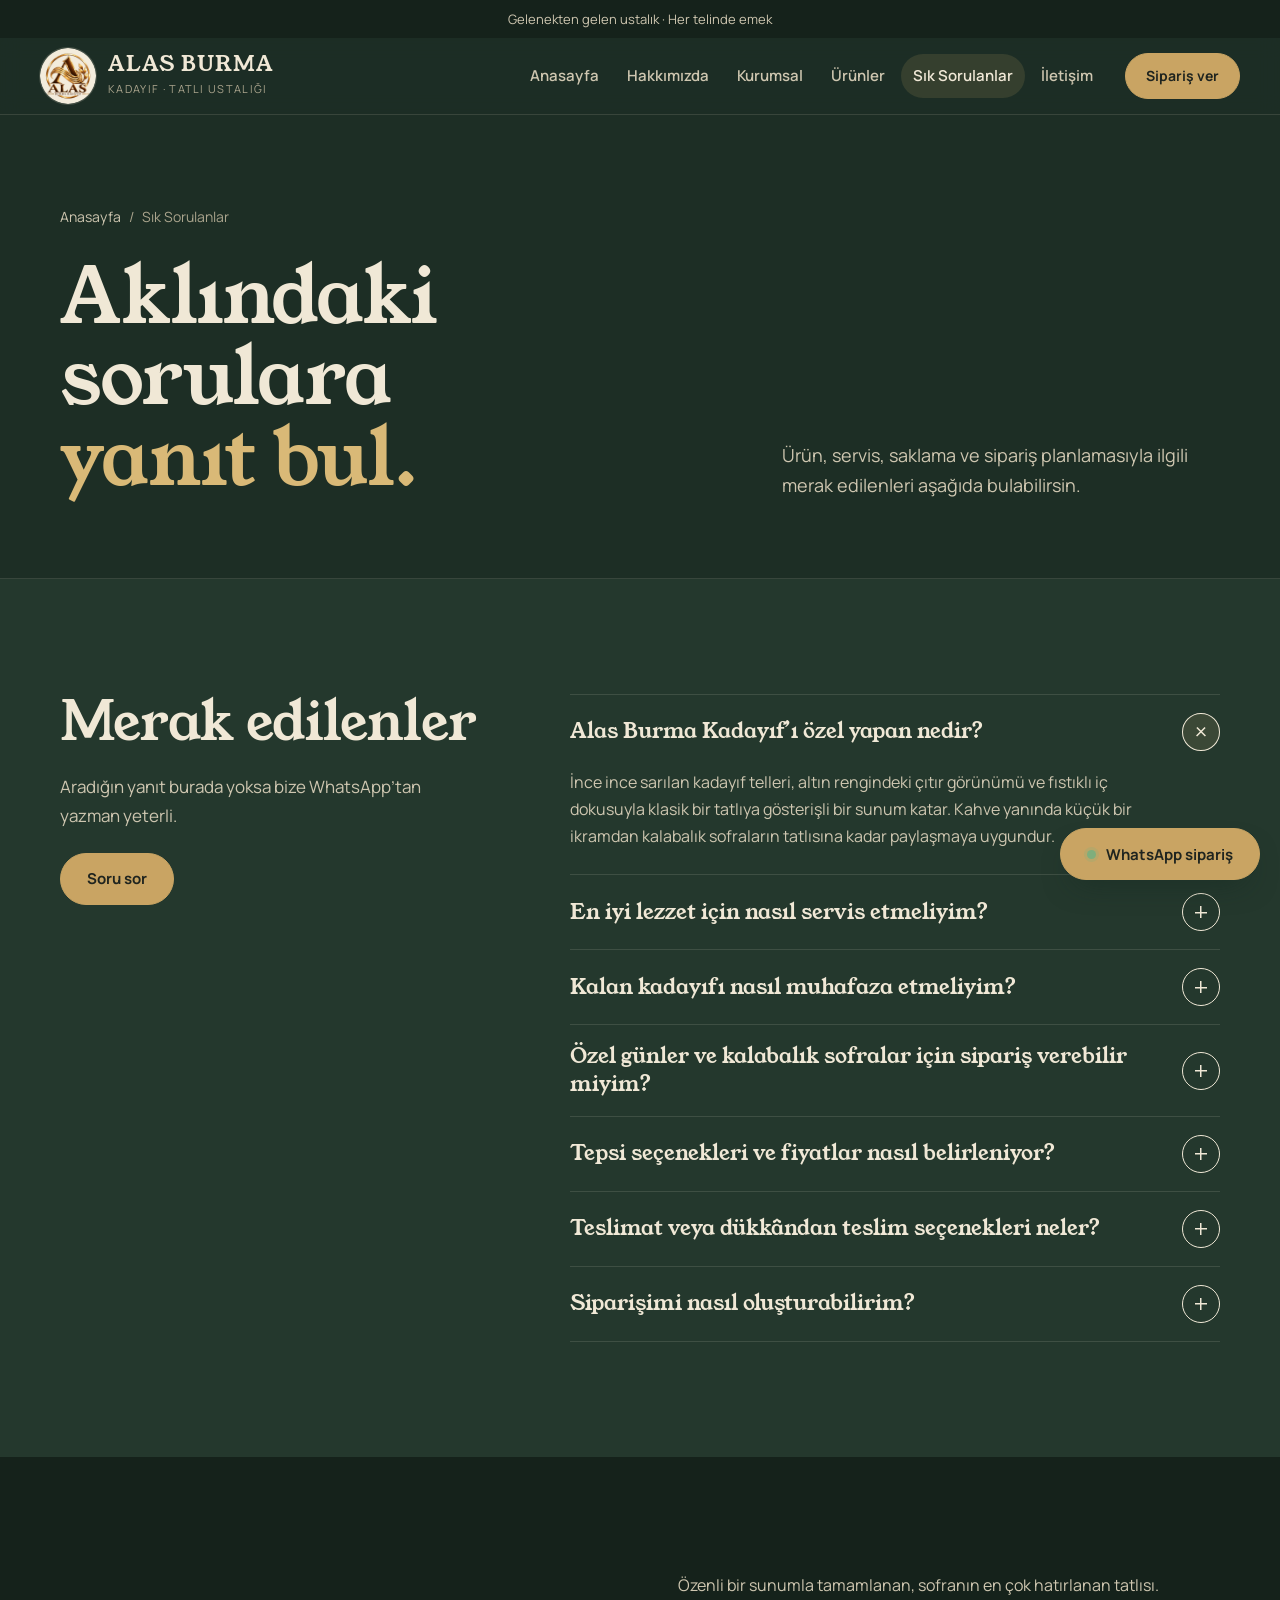
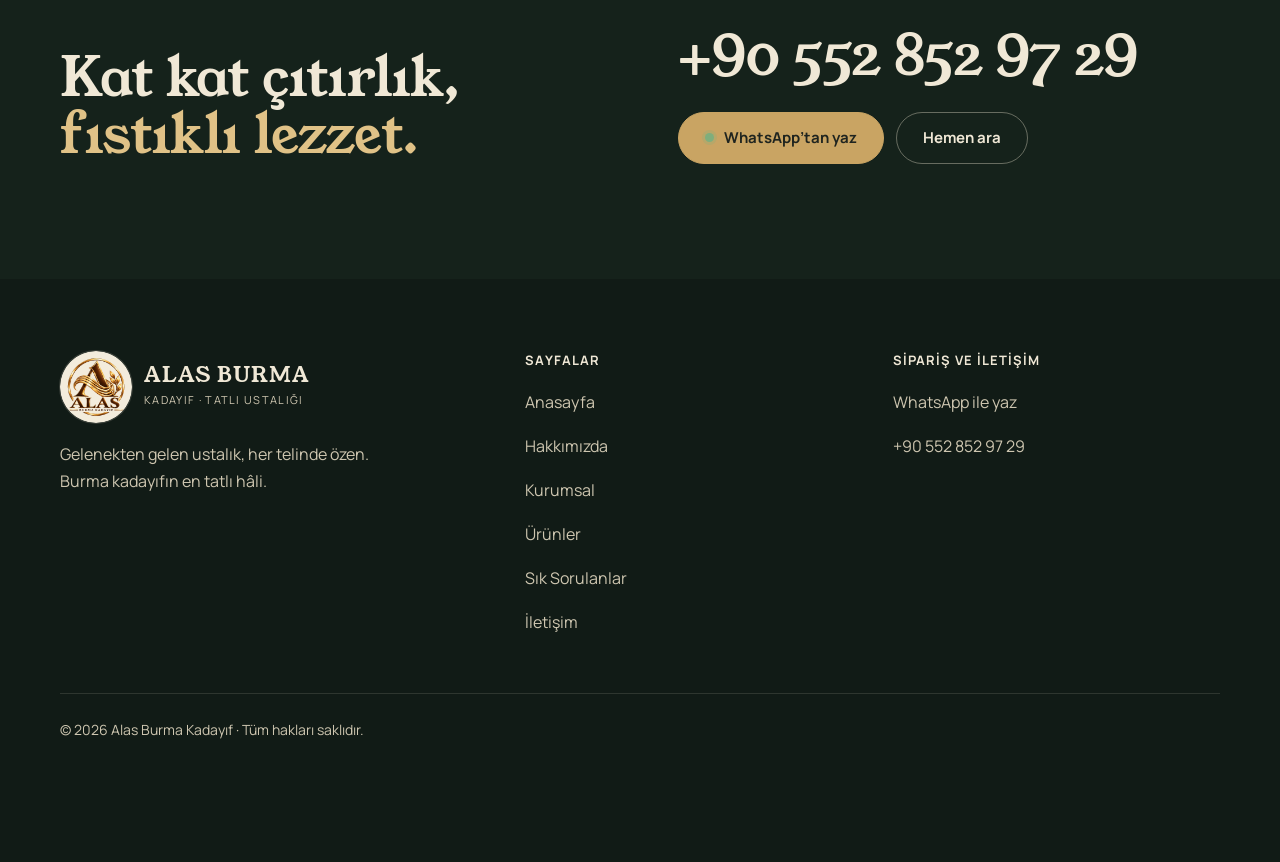
<file: sss.html>
<!DOCTYPE html>
<html lang="tr">
<head>
<meta charset="UTF-8"><meta name="viewport" content="width=device-width, initial-scale=1">
<title>Sık Sorulanlar | Alas Burma Kadayıf</title>
<meta name="description" content="Burma kadayıf hakkında servis, saklama ve sipariş soruları.">
<link rel="canonical" href="https://xn--alasburmakadayf-llc.com/sss.html">
<meta property="og:type" content="website"><meta property="og:locale" content="tr_TR"><meta property="og:site_name" content="Alas Burma Kadayıf"><meta property="og:title" content="Sık Sorulanlar | Alas Burma Kadayıf"><meta property="og:description" content="Burma kadayıf hakkında servis, saklama ve sipariş soruları."><meta property="og:url" content="https://xn--alasburmakadayf-llc.com/sss.html"><meta property="og:image" content="https://xn--alasburmakadayf-llc.com/assets/burma-kadayif.jpg"><meta name="twitter:card" content="summary_large_image">
<meta name="theme-color" content="#1d2e25">
<link rel="icon" type="image/png" href="assets/favicon-96.png"><link rel="apple-touch-icon" href="assets/logo.png">
<link rel="preconnect" href="https://fonts.googleapis.com"><link rel="preconnect" href="https://fonts.gstatic.com" crossorigin>
<link rel="stylesheet" href="https://fonts.googleapis.com/css2?family=Manrope:wght@400;500;600;700&family=Young+Serif&display=swap">
<link rel="stylesheet" href="assets/site.css?v=mwnxzy6j">
</head>
<body>
<a class="skip" href="#icerik">İçeriğe geç</a>
<div class="topline">Gelenekten gelen ustalık · Her telinde emek</div>
<header class="header"><div class="wrap">
<a class="brand" href="index.html" aria-label="Alas Burma Kadayıf ana sayfa"><img class="logo" src="assets/logo.webp" alt="" width="512" height="512" decoding="async"><span><b>ALAS BURMA</b><small>Kadayıf · Tatlı ustalığı</small></span></a>
<button class="menu-btn" type="button" aria-controls="site-menu" aria-expanded="false"><i></i><span>Menü</span></button>
<nav class="nav" id="site-menu" aria-label="Ana menü">
<a data-page="index.html" href="index.html">Anasayfa</a>
<a data-page="hakkimizda.html" href="hakkimizda.html">Hakkımızda</a>
<div class="drop"><a data-page="kurumsal.html" href="kurumsal.html">Kurumsal</a><div class="drop-menu"><a data-page="kurumsal.html" href="kurumsal.html">Kurumsal yaklaşımımız</a><a data-page="kalite.html" href="kalite.html">Kalite anlayışımız</a></div></div>
<a data-page="urunler.html" href="urunler.html">Ürünler</a>
<a data-page="sss.html" href="sss.html">Sık Sorulanlar</a>
<a data-page="iletisim.html" href="iletisim.html">İletişim</a>
<form class="search" role="search" onsubmit="return searchSite(event)"><label class="sr-only" for="site-search-m">Sitede ara</label><input id="site-search-m" type="search" placeholder="Sitede ara"><button type="submit" aria-label="Ara"><svg viewBox="0 0 24 24" fill="none" stroke="currentColor" stroke-width="2" stroke-linecap="round" aria-hidden="true"><circle cx="11" cy="11" r="6.5"/><path d="m16 16 4 4"/></svg></button></form>
</nav>
<form class="search" role="search" onsubmit="return searchSite(event)"><label class="sr-only" for="site-search">Sitede ara</label><input id="site-search" type="search" placeholder="Sitede ara"><button type="submit" aria-label="Ara"><svg viewBox="0 0 24 24" fill="none" stroke="currentColor" stroke-width="2" stroke-linecap="round" aria-hidden="true"><circle cx="11" cy="11" r="6.5"/><path d="m16 16 4 4"/></svg></button></form>
<a class="btn order-top" href="https://wa.me/905528529729?text=Merhaba%2C%20Alas%20Burma%20Kaday%C4%B1f%20sipari%C5%9Fi%20vermek%20istiyorum." target="_blank" rel="noopener">Sipariş ver</a>
</div></header>
<main id="icerik">

<section class="page-head"><div class="wrap">
<nav class="crumbs" aria-label="Konum"><a href="index.html">Anasayfa</a><span aria-hidden="true">/</span><span>Sık Sorulanlar</span></nav>
<div class="grid" data-enter><h1>Aklındaki sorulara <span class="accent">yanıt bul.</span></h1><div><p>Ürün, servis, saklama ve sipariş planlamasıyla ilgili merak edilenleri aşağıda bulabilirsin.</p></div></div>
</div></section>
<section class="sec white" id="sss"><div class="wrap faq">
<div class="faq-side"><h2>Merak edilenler</h2><p>Aradığın yanıt burada yoksa bize WhatsApp’tan yazman yeterli.</p><div class="actions"><a class="btn" href="https://wa.me/905528529729?text=Merhaba%2C%20Alas%20Burma%20Kaday%C4%B1f%20hakk%C4%B1nda%20bilgi%20almak%20istiyorum." target="_blank" rel="noopener">Soru sor</a></div></div>
<div class="qa"><details open><summary>Alas Burma Kadayıf’ı özel yapan nedir?</summary><p>İnce ince sarılan kadayıf telleri, altın rengindeki çıtır görünümü ve fıstıklı iç dokusuyla klasik bir tatlıya gösterişli bir sunum katar. Kahve yanında küçük bir ikramdan kalabalık sofraların tatlısına kadar paylaşmaya uygundur.</p></details><details><summary>En iyi lezzet için nasıl servis etmeliyim?</summary><p>Kadayıfın katmanlı dokusunun ve aromasının keyfini çıkarmak için servis öncesinde oda sıcaklığında sunmanı öneririz. Misafire ikram edeceksen tepsiyi servise yakın açmak, çıtır görünümünü de korumaya yardımcı olur.</p></details><details><summary>Kalan kadayıfı nasıl muhafaza etmeliyim?</summary><p>Ürünü kapalı bir kapta, doğrudan güneş almayan serin ve kuru bir yerde muhafaza et. Tazelik ve saklama koşulları ürüne göre değişebileceğinden, teslim alırken verilen saklama önerilerini esas alman en iyisi.</p></details><details><summary>Özel günler ve kalabalık sofralar için sipariş verebilir miyim?</summary><p>Bayram, davet ve aile buluşmaları için düşündüğün tarihi ve yaklaşık miktarı önceden belirt. Böylece hazırlık planını ve uygun teslim zamanını sipariş öncesinde netleştirebiliriz.</p></details><details><summary>Tepsi seçenekleri ve fiyatlar nasıl belirleniyor?</summary><p>İhtiyacına göre miktar ve tepsi seçeneğini netleştirebiliriz. Fiyat ve mevcut seçenekler zaman içinde değişebileceği için siparişini kesinleştirmeden önce güncel bilgiyi teyit etmeni öneririz.</p></details><details><summary>Teslimat veya dükkândan teslim seçenekleri neler?</summary><p>Seçenekler adresine ve sipariş gününe göre değişebilir. Sipariş oluşturmadan önce uygun teslim yöntemini ve tahmini zamanı teyit ederek kendine en uygun seçeneği belirleyebilirsin.</p></details><details><summary>Siparişimi nasıl oluşturabilirim?</summary><p>Sayfanın üstündeki “Sipariş ver” düğmesini kullanabilir ya da iletişim bölümündeki telefon üzerinden bize ulaşabilirsin. Miktarını ve tercih ettiğin tarihi belirtmen yeterli; kalan ayrıntıları birlikte netleştiririz.</p></details></div>
</div></section>
<section class="sec dark"><div class="wrap contact">
<h2>Kat kat çıtırlık, <span class="accent">fıstıklı lezzet.</span></h2>
<div class="contact-side"><p>Özenli bir sunumla tamamlanan, sofranın en çok hatırlanan tatlısı.</p><a class="phone" href="tel:+905528529729">+90 552 852 97 29</a><div class="actions"><a class="btn" href="https://wa.me/905528529729?text=Merhaba%2C%20Alas%20Burma%20Kaday%C4%B1f%20hakk%C4%B1nda%20bilgi%20almak%20istiyorum." target="_blank" rel="noopener"><span class="dot" aria-hidden="true"></span>WhatsApp’tan yaz</a><a class="btn ghost" href="tel:+905528529729">Hemen ara</a></div></div>
</div></section>
</main>
<footer class="footer dark"><div class="wrap">
<div class="grid">
<div><a class="brand" href="index.html" aria-label="Alas Burma Kadayıf ana sayfa"><img class="logo" src="assets/logo.webp" alt="" width="512" height="512" decoding="async"><span><b>ALAS BURMA</b><small>Kadayıf · Tatlı ustalığı</small></span></a><p>Gelenekten gelen ustalık, her telinde özen. Burma kadayıfın en tatlı hâli.</p></div>
<div><h3>Sayfalar</h3><nav aria-label="Alt menü"><a href="index.html">Anasayfa</a><a href="hakkimizda.html">Hakkımızda</a><a href="kurumsal.html">Kurumsal</a><a href="urunler.html">Ürünler</a><a href="sss.html">Sık Sorulanlar</a><a href="iletisim.html">İletişim</a></nav></div>
<div class="contact-links"><h3>Sipariş ve iletişim</h3><a href="https://wa.me/905528529729?text=Merhaba%2C%20Alas%20Burma%20Kaday%C4%B1f%20hakk%C4%B1nda%20bilgi%20almak%20istiyorum." target="_blank" rel="noopener">WhatsApp ile yaz</a><a href="tel:+905528529729">+90 552 852 97 29</a></div>
</div>
<div class="legal">© 2026 Alas Burma Kadayıf · Tüm hakları saklıdır.</div>
</div></footer>
<a class="btn wa" href="https://wa.me/905528529729?text=Merhaba%2C%20Alas%20Burma%20Kaday%C4%B1f%20hakk%C4%B1nda%20bilgi%20almak%20istiyorum." target="_blank" rel="noopener"><span class="dot" aria-hidden="true"></span>WhatsApp sipariş</a>
<script src="assets/site.js?v=mwnxzy6j"></script>
</body>
</html>
</file>
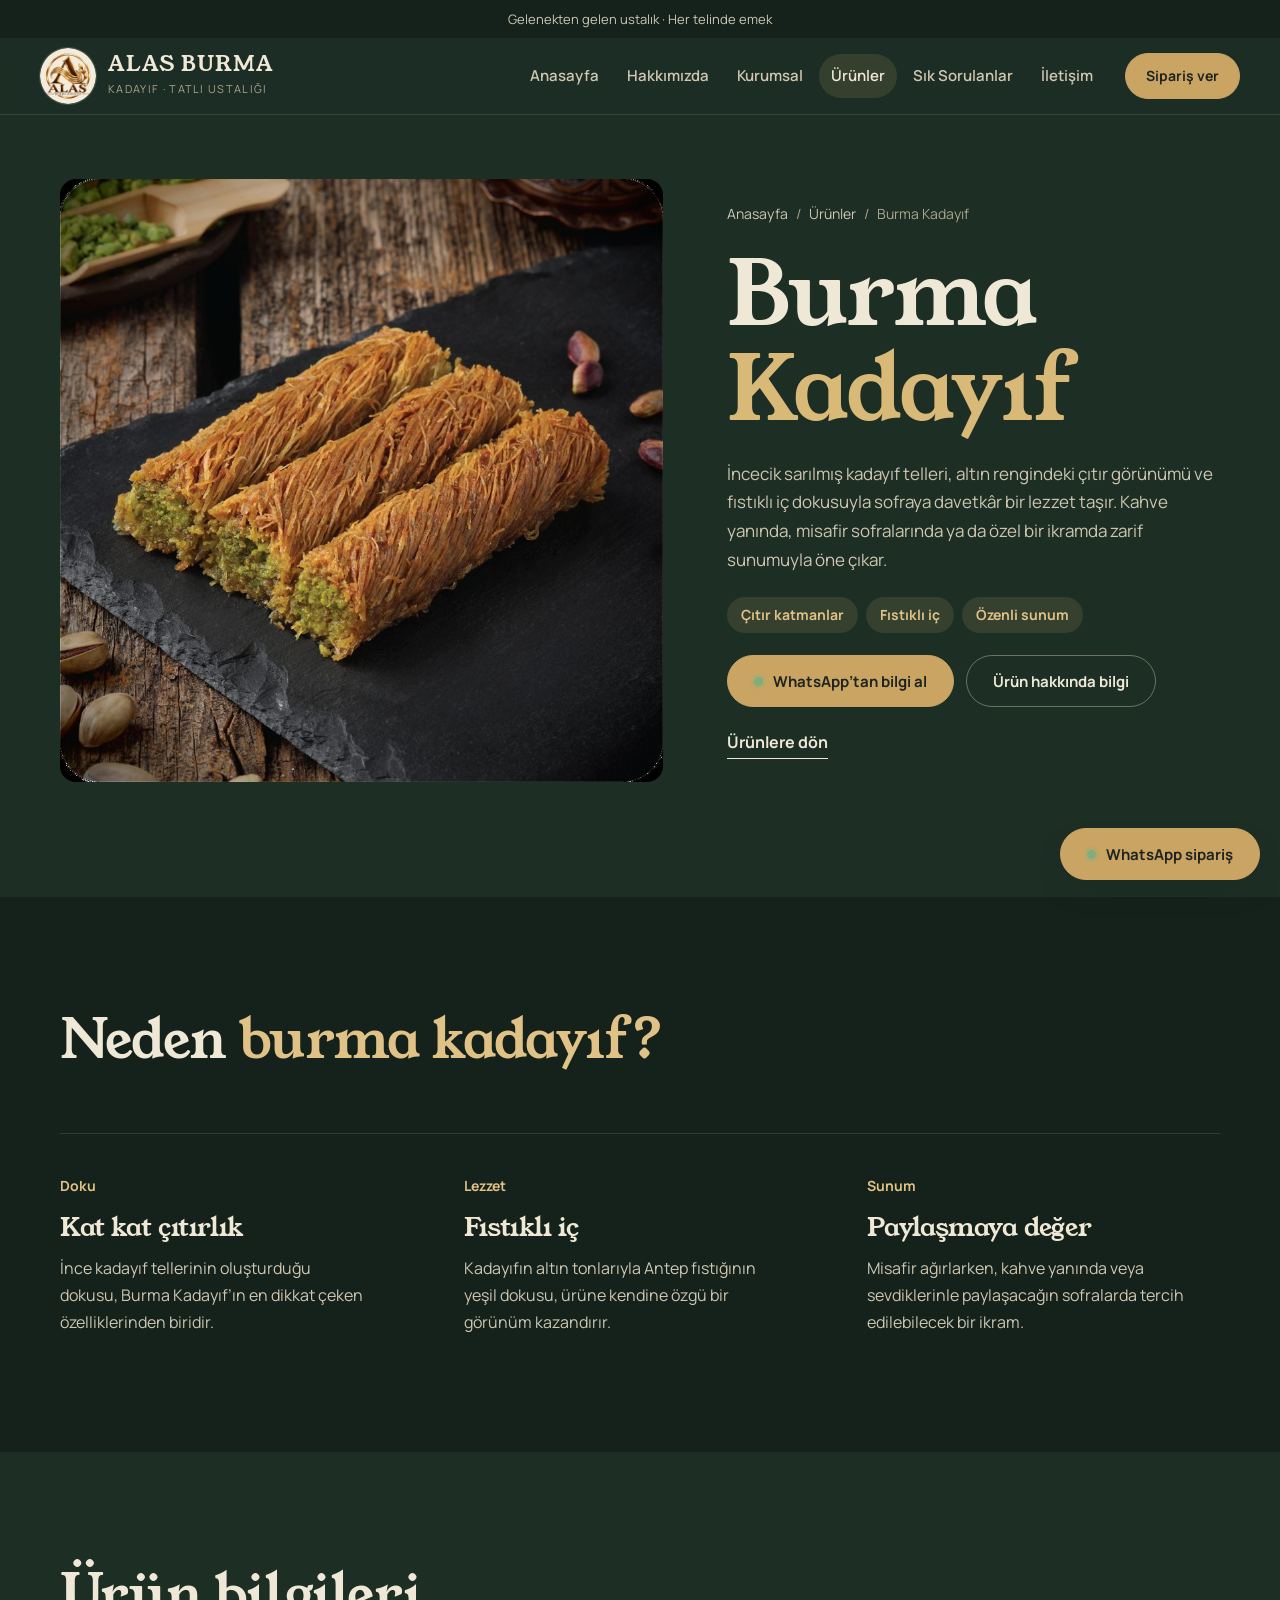
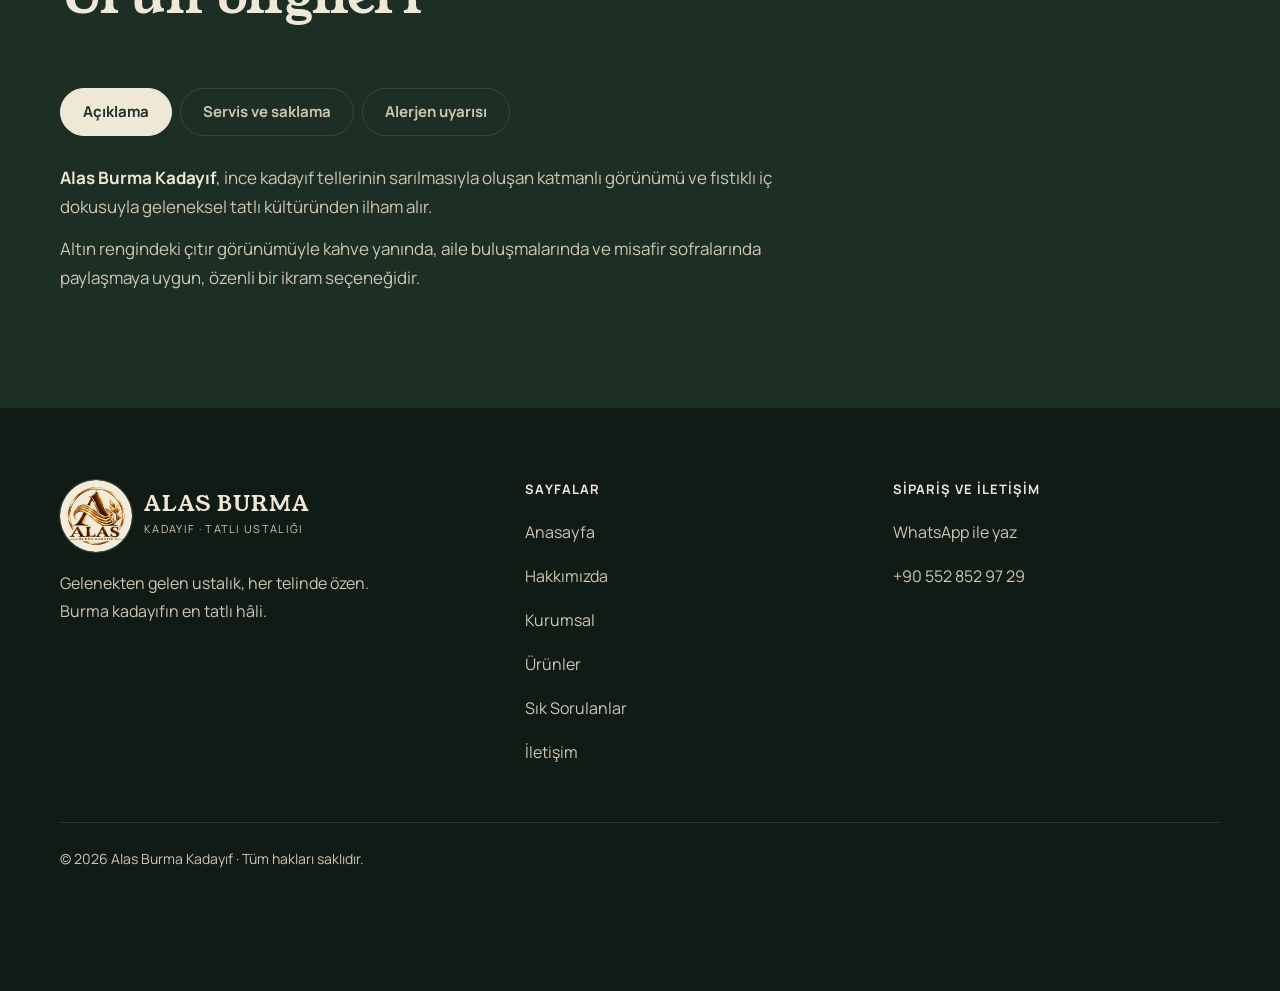
<file: urun-detay.html>
<!DOCTYPE html>
<html lang="tr">
<head>
<meta charset="UTF-8"><meta name="viewport" content="width=device-width, initial-scale=1">
<title>Burma Kadayıf | Alas Burma Kadayıf</title>
<meta name="description" content="Alas Burma Kadayıf imza lezzetini yakından tanıyın.">
<link rel="canonical" href="https://xn--alasburmakadayf-llc.com/urun-detay.html">
<meta property="og:type" content="website"><meta property="og:locale" content="tr_TR"><meta property="og:site_name" content="Alas Burma Kadayıf"><meta property="og:title" content="Burma Kadayıf | Alas Burma Kadayıf"><meta property="og:description" content="Alas Burma Kadayıf imza lezzetini yakından tanıyın."><meta property="og:url" content="https://xn--alasburmakadayf-llc.com/urun-detay.html"><meta property="og:image" content="https://xn--alasburmakadayf-llc.com/assets/burma-kadayif.jpg"><meta name="twitter:card" content="summary_large_image">
<meta name="theme-color" content="#1d2e25">
<link rel="icon" type="image/png" href="assets/favicon-96.png"><link rel="apple-touch-icon" href="assets/logo.png">
<link rel="preconnect" href="https://fonts.googleapis.com"><link rel="preconnect" href="https://fonts.gstatic.com" crossorigin>
<link rel="stylesheet" href="https://fonts.googleapis.com/css2?family=Manrope:wght@400;500;600;700&family=Young+Serif&display=swap">
<link rel="stylesheet" href="assets/site.css?v=mwnxzy6j">
</head>
<body>
<a class="skip" href="#icerik">İçeriğe geç</a>
<div class="topline">Gelenekten gelen ustalık · Her telinde emek</div>
<header class="header"><div class="wrap">
<a class="brand" href="index.html" aria-label="Alas Burma Kadayıf ana sayfa"><img class="logo" src="assets/logo.webp" alt="" width="512" height="512" decoding="async"><span><b>ALAS BURMA</b><small>Kadayıf · Tatlı ustalığı</small></span></a>
<button class="menu-btn" type="button" aria-controls="site-menu" aria-expanded="false"><i></i><span>Menü</span></button>
<nav class="nav" id="site-menu" aria-label="Ana menü">
<a data-page="index.html" href="index.html">Anasayfa</a>
<a data-page="hakkimizda.html" href="hakkimizda.html">Hakkımızda</a>
<div class="drop"><a data-page="kurumsal.html" href="kurumsal.html">Kurumsal</a><div class="drop-menu"><a data-page="kurumsal.html" href="kurumsal.html">Kurumsal yaklaşımımız</a><a data-page="kalite.html" href="kalite.html">Kalite anlayışımız</a></div></div>
<a data-page="urunler.html" href="urunler.html">Ürünler</a>
<a data-page="sss.html" href="sss.html">Sık Sorulanlar</a>
<a data-page="iletisim.html" href="iletisim.html">İletişim</a>
<form class="search" role="search" onsubmit="return searchSite(event)"><label class="sr-only" for="site-search-m">Sitede ara</label><input id="site-search-m" type="search" placeholder="Sitede ara"><button type="submit" aria-label="Ara"><svg viewBox="0 0 24 24" fill="none" stroke="currentColor" stroke-width="2" stroke-linecap="round" aria-hidden="true"><circle cx="11" cy="11" r="6.5"/><path d="m16 16 4 4"/></svg></button></form>
</nav>
<form class="search" role="search" onsubmit="return searchSite(event)"><label class="sr-only" for="site-search">Sitede ara</label><input id="site-search" type="search" placeholder="Sitede ara"><button type="submit" aria-label="Ara"><svg viewBox="0 0 24 24" fill="none" stroke="currentColor" stroke-width="2" stroke-linecap="round" aria-hidden="true"><circle cx="11" cy="11" r="6.5"/><path d="m16 16 4 4"/></svg></button></form>
<a class="btn order-top" href="https://wa.me/905528529729?text=Merhaba%2C%20Alas%20Burma%20Kaday%C4%B1f%20sipari%C5%9Fi%20vermek%20istiyorum." target="_blank" rel="noopener">Sipariş ver</a>
</div></header>
<main id="icerik">

<div class="wrap">
<section class="detail-head">
<div class="photo"><img src="assets/burma-kadayif.jpg" alt="Siyah taş tabakta, Antep fıstıklı çıtır burma kadayıf" style="object-position:45% 55%" loading="lazy"></div>
<div class="spread-copy" data-enter>
<nav class="crumbs" aria-label="Konum" style="margin:0"><a href="index.html">Anasayfa</a><span aria-hidden="true">/</span><a href="urunler.html">Ürünler</a><span aria-hidden="true">/</span><span>Burma Kadayıf</span></nav>
<h1>Burma <span class="accent">Kadayıf</span></h1>
<p>İncecik sarılmış kadayıf telleri, altın rengindeki çıtır görünümü ve fıstıklı iç dokusuyla sofraya davetkâr bir lezzet taşır. Kahve yanında, misafir sofralarında ya da özel bir ikramda zarif sunumuyla öne çıkar.</p>
<div class="chips"><span>Çıtır katmanlar</span><span>Fıstıklı iç</span><span>Özenli sunum</span></div>
<div class="actions"><a class="btn" href="https://wa.me/905528529729?text=Merhaba%2C%20Alas%20Burma%20Kaday%C4%B1f%20sipari%C5%9Fi%20vermek%20istiyorum.%20G%C3%BCncel%20fiyat%20ve%20miktar%20se%C3%A7eneklerini%20payla%C5%9Fabilir%20misiniz%3F" target="_blank" rel="noopener"><span class="dot" aria-hidden="true"></span>WhatsApp’tan bilgi al</a><a class="btn ghost" href="#urun-bilgileri">Ürün hakkında bilgi</a></div>
<a class="link" href="urunler.html" style="align-self:flex-start">Ürünlere dön</a>
</div>
</section>
</div>
<section class="sec dark" id="urun-ozellikleri" aria-label="Ürün özellikleri"><div class="wrap">
<div class="head"><h2>Neden <span class="accent">burma kadayıf?</span></h2></div>
<div class="trio">
<div><span>Doku</span><h3>Kat kat çıtırlık</h3><p>İnce kadayıf tellerinin oluşturduğu dokusu, Burma Kadayıf’ın en dikkat çeken özelliklerinden biridir.</p></div>
<div><span>Lezzet</span><h3>Fıstıklı iç</h3><p>Kadayıfın altın tonlarıyla Antep fıstığının yeşil dokusu, ürüne kendine özgü bir görünüm kazandırır.</p></div>
<div><span>Sunum</span><h3>Paylaşmaya değer</h3><p>Misafir ağırlarken, kahve yanında veya sevdiklerinle paylaşacağın sofralarda tercih edilebilecek bir ikram.</p></div>
</div></div></section>
<section class="sec" id="urun-bilgileri" aria-label="Burma Kadayıf ürün bilgileri"><div class="wrap">
<div class="head"><h2>Ürün bilgileri</h2></div>
<div class="tabs" role="tablist" aria-label="Ürün bilgisi seçenekleri">
<button class="tab" id="tab-aciklama" role="tab" aria-selected="true" aria-controls="panel-aciklama" type="button">Açıklama</button>
<button class="tab" id="tab-servis" role="tab" aria-selected="false" aria-controls="panel-servis" type="button" tabindex="-1">Servis ve saklama</button>
<button class="tab" id="tab-alerjen" role="tab" aria-selected="false" aria-controls="panel-alerjen" type="button" tabindex="-1">Alerjen uyarısı</button>
</div>
<div class="panel" id="panel-aciklama" role="tabpanel" aria-labelledby="tab-aciklama"><p><strong>Alas Burma Kadayıf</strong>, ince kadayıf tellerinin sarılmasıyla oluşan katmanlı görünümü ve fıstıklı iç dokusuyla geleneksel tatlı kültüründen ilham alır.</p><p>Altın rengindeki çıtır görünümüyle kahve yanında, aile buluşmalarında ve misafir sofralarında paylaşmaya uygun, özenli bir ikram seçeneğidir.</p></div>
<div class="panel" id="panel-servis" role="tabpanel" aria-labelledby="tab-servis" hidden><p><strong>Servis önerisi:</strong> Lezzetini ve dokusunu daha iyi deneyimlemek için servis etmeden önce ürünün sunuma uygun sıcaklıkta olduğundan emin ol. Dilersen kahve veya çay eşliğinde ikram et.</p><p><strong>Saklama:</strong> Serin, kuru ve güneş almayan bir yerde; kapalı şekilde muhafaza et. En doğru tüketim süresi ve özel saklama koşulları için ürün teslimindeki bilgilendirmeyi esas al.</p></div>
<div class="panel" id="panel-alerjen" role="tabpanel" aria-labelledby="tab-alerjen" hidden><p><strong>Dikkat:</strong> Burma Kadayıf buğdaydan gelen gluten ve fıstık içerebilir. Üretim ortamına bağlı olarak başka alerjenlerle çapraz temas ihtimali de bulunabilir.</p><p>Alerjin veya özel bir beslenme ihtiyacın varsa sipariş öncesinde bizden güncel içerik ve alerjen bilgisini mutlaka teyit et.</p></div>
</div></section>
</main>
<footer class="footer dark"><div class="wrap">
<div class="grid">
<div><a class="brand" href="index.html" aria-label="Alas Burma Kadayıf ana sayfa"><img class="logo" src="assets/logo.webp" alt="" width="512" height="512" decoding="async"><span><b>ALAS BURMA</b><small>Kadayıf · Tatlı ustalığı</small></span></a><p>Gelenekten gelen ustalık, her telinde özen. Burma kadayıfın en tatlı hâli.</p></div>
<div><h3>Sayfalar</h3><nav aria-label="Alt menü"><a href="index.html">Anasayfa</a><a href="hakkimizda.html">Hakkımızda</a><a href="kurumsal.html">Kurumsal</a><a href="urunler.html">Ürünler</a><a href="sss.html">Sık Sorulanlar</a><a href="iletisim.html">İletişim</a></nav></div>
<div class="contact-links"><h3>Sipariş ve iletişim</h3><a href="https://wa.me/905528529729?text=Merhaba%2C%20Alas%20Burma%20Kaday%C4%B1f%20hakk%C4%B1nda%20bilgi%20almak%20istiyorum." target="_blank" rel="noopener">WhatsApp ile yaz</a><a href="tel:+905528529729">+90 552 852 97 29</a></div>
</div>
<div class="legal">© 2026 Alas Burma Kadayıf · Tüm hakları saklıdır.</div>
</div></footer>
<a class="btn wa" href="https://wa.me/905528529729?text=Merhaba%2C%20Alas%20Burma%20Kaday%C4%B1f%20hakk%C4%B1nda%20bilgi%20almak%20istiyorum." target="_blank" rel="noopener"><span class="dot" aria-hidden="true"></span>WhatsApp sipariş</a>
<script src="assets/site.js?v=mwnxzy6j"></script>
</body>
</html>
</file>
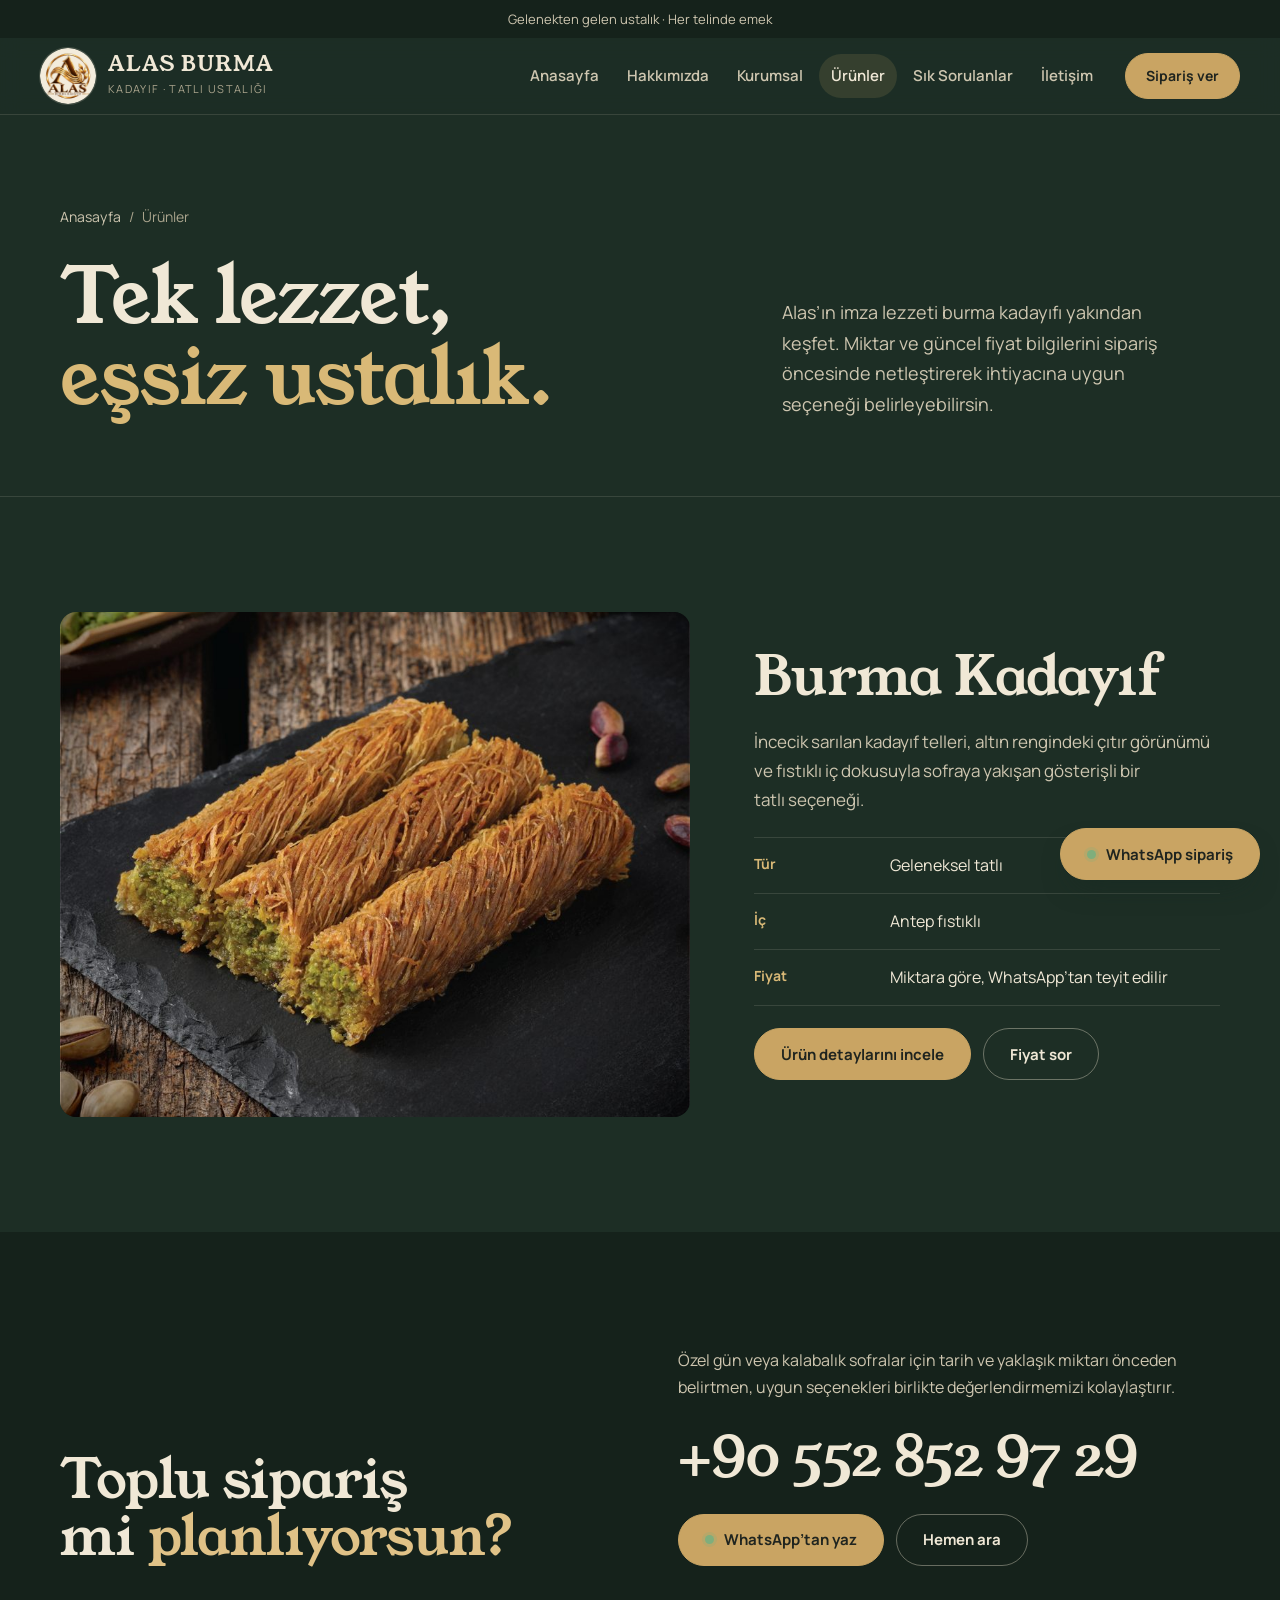
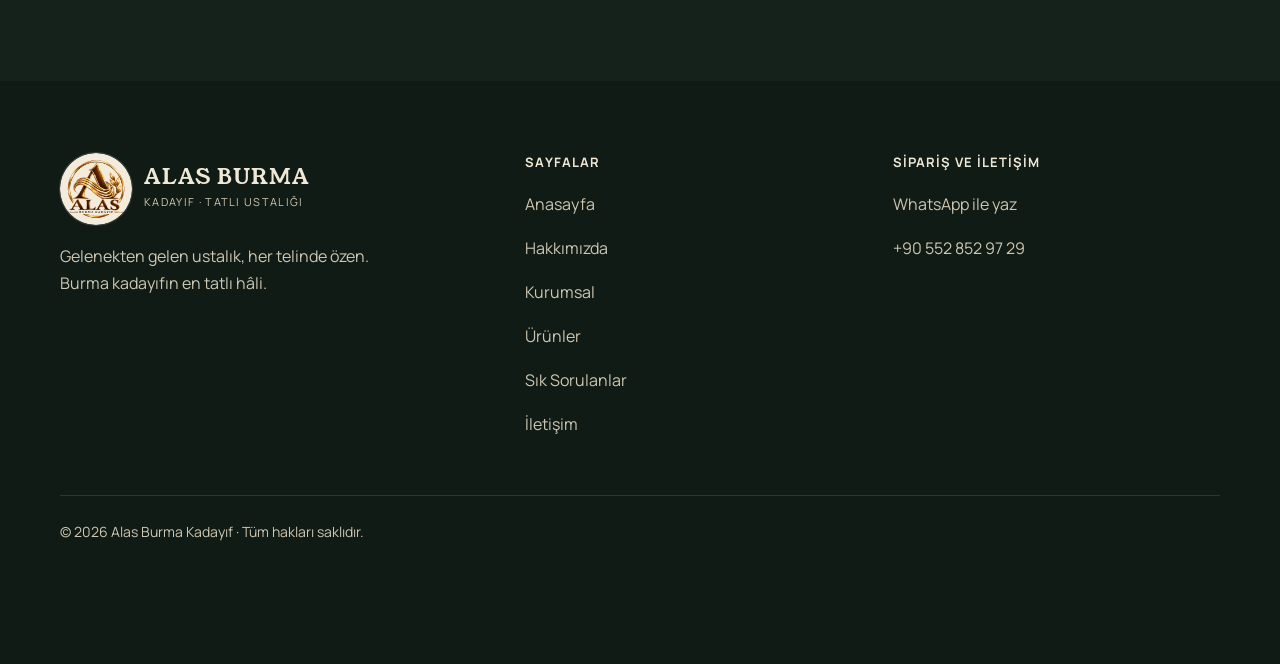
<file: urunler.html>
<!DOCTYPE html>
<html lang="tr">
<head>
<meta charset="UTF-8"><meta name="viewport" content="width=device-width, initial-scale=1">
<title>Ürünler | Alas Burma Kadayıf</title>
<meta name="description" content="Alas Burma Kadayıf imza ürünü, burma kadayıf.">
<link rel="canonical" href="https://xn--alasburmakadayf-llc.com/urunler.html">
<meta property="og:type" content="website"><meta property="og:locale" content="tr_TR"><meta property="og:site_name" content="Alas Burma Kadayıf"><meta property="og:title" content="Ürünler | Alas Burma Kadayıf"><meta property="og:description" content="Alas Burma Kadayıf imza ürünü, burma kadayıf."><meta property="og:url" content="https://xn--alasburmakadayf-llc.com/urunler.html"><meta property="og:image" content="https://xn--alasburmakadayf-llc.com/assets/burma-kadayif.jpg"><meta name="twitter:card" content="summary_large_image">
<meta name="theme-color" content="#1d2e25">
<link rel="icon" type="image/png" href="assets/favicon-96.png"><link rel="apple-touch-icon" href="assets/logo.png">
<link rel="preconnect" href="https://fonts.googleapis.com"><link rel="preconnect" href="https://fonts.gstatic.com" crossorigin>
<link rel="stylesheet" href="https://fonts.googleapis.com/css2?family=Manrope:wght@400;500;600;700&family=Young+Serif&display=swap">
<link rel="stylesheet" href="assets/site.css?v=mwnxzy6j">
</head>
<body>
<a class="skip" href="#icerik">İçeriğe geç</a>
<div class="topline">Gelenekten gelen ustalık · Her telinde emek</div>
<header class="header"><div class="wrap">
<a class="brand" href="index.html" aria-label="Alas Burma Kadayıf ana sayfa"><img class="logo" src="assets/logo.webp" alt="" width="512" height="512" decoding="async"><span><b>ALAS BURMA</b><small>Kadayıf · Tatlı ustalığı</small></span></a>
<button class="menu-btn" type="button" aria-controls="site-menu" aria-expanded="false"><i></i><span>Menü</span></button>
<nav class="nav" id="site-menu" aria-label="Ana menü">
<a data-page="index.html" href="index.html">Anasayfa</a>
<a data-page="hakkimizda.html" href="hakkimizda.html">Hakkımızda</a>
<div class="drop"><a data-page="kurumsal.html" href="kurumsal.html">Kurumsal</a><div class="drop-menu"><a data-page="kurumsal.html" href="kurumsal.html">Kurumsal yaklaşımımız</a><a data-page="kalite.html" href="kalite.html">Kalite anlayışımız</a></div></div>
<a data-page="urunler.html" href="urunler.html">Ürünler</a>
<a data-page="sss.html" href="sss.html">Sık Sorulanlar</a>
<a data-page="iletisim.html" href="iletisim.html">İletişim</a>
<form class="search" role="search" onsubmit="return searchSite(event)"><label class="sr-only" for="site-search-m">Sitede ara</label><input id="site-search-m" type="search" placeholder="Sitede ara"><button type="submit" aria-label="Ara"><svg viewBox="0 0 24 24" fill="none" stroke="currentColor" stroke-width="2" stroke-linecap="round" aria-hidden="true"><circle cx="11" cy="11" r="6.5"/><path d="m16 16 4 4"/></svg></button></form>
</nav>
<form class="search" role="search" onsubmit="return searchSite(event)"><label class="sr-only" for="site-search">Sitede ara</label><input id="site-search" type="search" placeholder="Sitede ara"><button type="submit" aria-label="Ara"><svg viewBox="0 0 24 24" fill="none" stroke="currentColor" stroke-width="2" stroke-linecap="round" aria-hidden="true"><circle cx="11" cy="11" r="6.5"/><path d="m16 16 4 4"/></svg></button></form>
<a class="btn order-top" href="https://wa.me/905528529729?text=Merhaba%2C%20Alas%20Burma%20Kaday%C4%B1f%20sipari%C5%9Fi%20vermek%20istiyorum." target="_blank" rel="noopener">Sipariş ver</a>
</div></header>
<main id="icerik">

<section class="page-head"><div class="wrap">
<nav class="crumbs" aria-label="Konum"><a href="index.html">Anasayfa</a><span aria-hidden="true">/</span><span>Ürünler</span></nav>
<div class="grid" data-enter><h1>Tek lezzet, <span class="accent">eşsiz ustalık.</span></h1><div><p>Alas’ın imza lezzeti burma kadayıfı yakından keşfet. Miktar ve güncel fiyat bilgilerini sipariş öncesinde netleştirerek ihtiyacına uygun seçeneği belirleyebilirsin.</p></div></div>
</div></section>
<section class="sec"><div class="wrap spread">
<a class="photo" href="urun-detay.html"><img src="assets/burma-kadayif.jpg" alt="Antep fıstıklı, altın renginde burma kadayıf" style="object-position:50% 55%" loading="lazy"></a>
<div class="spread-copy">
<h2><a href="urun-detay.html" style="text-decoration:none">Burma Kadayıf</a></h2>
<p>İncecik sarılan kadayıf telleri, altın rengindeki çıtır görünümü ve fıstıklı iç dokusuyla sofraya yakışan gösterişli bir tatlı seçeneği.</p>
<dl class="specs"><div><dt>Tür</dt><dd>Geleneksel tatlı</dd></div><div><dt>İç</dt><dd>Antep fıstıklı</dd></div><div><dt>Fiyat</dt><dd>Miktara göre, WhatsApp’tan teyit edilir</dd></div></dl>
<div class="actions"><a class="btn" href="urun-detay.html">Ürün detaylarını incele</a><a class="btn ghost" href="https://wa.me/905528529729?text=Merhaba%2C%20Alas%20Burma%20Kaday%C4%B1f%20sipari%C5%9Fi%20vermek%20istiyorum.%20G%C3%BCncel%20fiyat%20ve%20miktar%20se%C3%A7eneklerini%20payla%C5%9Fabilir%20misiniz%3F" target="_blank" rel="noopener">Fiyat sor</a></div>
</div></div></section>
<section class="sec dark"><div class="wrap contact">
<h2>Toplu sipariş mi <span class="accent">planlıyorsun?</span></h2>
<div class="contact-side"><p>Özel gün veya kalabalık sofralar için tarih ve yaklaşık miktarı önceden belirtmen, uygun seçenekleri birlikte değerlendirmemizi kolaylaştırır.</p><a class="phone" href="tel:+905528529729">+90 552 852 97 29</a><div class="actions"><a class="btn" href="https://wa.me/905528529729?text=Merhaba%2C%20Alas%20Burma%20Kaday%C4%B1f%20hakk%C4%B1nda%20bilgi%20almak%20istiyorum." target="_blank" rel="noopener"><span class="dot" aria-hidden="true"></span>WhatsApp’tan yaz</a><a class="btn ghost" href="tel:+905528529729">Hemen ara</a></div></div>
</div></section>
</main>
<footer class="footer dark"><div class="wrap">
<div class="grid">
<div><a class="brand" href="index.html" aria-label="Alas Burma Kadayıf ana sayfa"><img class="logo" src="assets/logo.webp" alt="" width="512" height="512" decoding="async"><span><b>ALAS BURMA</b><small>Kadayıf · Tatlı ustalığı</small></span></a><p>Gelenekten gelen ustalık, her telinde özen. Burma kadayıfın en tatlı hâli.</p></div>
<div><h3>Sayfalar</h3><nav aria-label="Alt menü"><a href="index.html">Anasayfa</a><a href="hakkimizda.html">Hakkımızda</a><a href="kurumsal.html">Kurumsal</a><a href="urunler.html">Ürünler</a><a href="sss.html">Sık Sorulanlar</a><a href="iletisim.html">İletişim</a></nav></div>
<div class="contact-links"><h3>Sipariş ve iletişim</h3><a href="https://wa.me/905528529729?text=Merhaba%2C%20Alas%20Burma%20Kaday%C4%B1f%20hakk%C4%B1nda%20bilgi%20almak%20istiyorum." target="_blank" rel="noopener">WhatsApp ile yaz</a><a href="tel:+905528529729">+90 552 852 97 29</a></div>
</div>
<div class="legal">© 2026 Alas Burma Kadayıf · Tüm hakları saklıdır.</div>
</div></footer>
<a class="btn wa" href="https://wa.me/905528529729?text=Merhaba%2C%20Alas%20Burma%20Kaday%C4%B1f%20hakk%C4%B1nda%20bilgi%20almak%20istiyorum." target="_blank" rel="noopener"><span class="dot" aria-hidden="true"></span>WhatsApp sipariş</a>
<script src="assets/site.js?v=mwnxzy6j"></script>
</body>
</html>
</file>
<file: assets/site.css>
/* Alas Burma Kadayıf — atölye kâğıdı sistemi
   Zemin: sıcak kâğıt. Mürekkep: koyu yeşil. Vurgu: fıstık yeşili (küçük işaretler), altın (yalnız marka).
   Başlık: Young Serif. Gövde: Manrope. */
:root{
  --paper:#1d2e25;--paper-2:#24382d;--ink:#f0e8d6;--ink-2:#cec6b0;--ink-3:#aaa48d;
  --green:#15221b;--green-2:#2a4033;--cream-on-green:#f0e8d6;--muted-on-green:#cec6b0;
  --gold:#c9a463;--pist:#d9b977;--pist-soft:rgba(217,185,119,.13);--line:rgba(240,232,214,.13);--line-dark:rgba(240,232,214,.13);
  --wrap:1240px;--gut:clamp(20px,4vw,40px);--sec:clamp(72px,9vw,128px);--r:16px;
  --serif:'Young Serif',Georgia,'Times New Roman',serif;--sans:Manrope,Arial,Helvetica,sans-serif;
  --ease:cubic-bezier(.16,1,.3,1)
}
*{box-sizing:border-box}
html{scroll-behavior:smooth;-webkit-text-size-adjust:100%;scrollbar-color:var(--gold) var(--green);accent-color:var(--pist)}
body{margin:0;background:var(--paper);color:var(--ink);font:400 16px/1.7 var(--sans)}
img{display:block;max-width:100%}
a{color:inherit;text-underline-offset:4px}
::selection{background:#c9a35e;color:#13201a}
:focus-visible{outline:2px solid var(--gold);outline-offset:3px;border-radius:4px}
.dark :focus-visible{outline-color:var(--gold)}
h1,h2,h3{font-family:var(--serif);font-weight:400;line-height:1.06;letter-spacing:-.015em;margin:0;text-wrap:balance}
h1{font-size:clamp(42px,6vw,88px)}
h2{font-size:clamp(34px,4.2vw,60px)}
h3{font-size:clamp(22px,2vw,28px);line-height:1.2}
p{margin:0;text-wrap:pretty}
.wrap{max-width:var(--wrap);margin:0 auto;padding:0 var(--gut)}
.sr-only{position:absolute;width:1px;height:1px;overflow:hidden;clip:rect(0 0 0 0);white-space:nowrap}
.skip{position:absolute;left:12px;top:-60px;z-index:200;background:var(--ink);color:var(--paper);padding:12px 18px;border-radius:999px;text-decoration:none}
.skip:focus{top:12px}
.accent{color:var(--pist)}
.dark .accent{color:#e0c287}

/* Butonlar: tek aile */
.btn{display:inline-flex;align-items:center;justify-content:center;gap:10px;min-height:52px;padding:0 26px;border-radius:999px;border:1.5px solid var(--ink);background:var(--ink);color:var(--paper);font:700 15px/1 var(--sans);text-decoration:none;cursor:pointer;transition:transform .25s var(--ease),background-color .25s,color .25s,border-color .25s}
.btn:hover{transform:translateY(-2px);background:var(--green-2);border-color:var(--green-2)}
.btn:active{transform:scale(.97)}
.btn.ghost{background:transparent;color:var(--ink)}
.btn.ghost:hover{background:var(--ink);color:var(--paper)}
.dark .btn{background:var(--cream-on-green);color:var(--ink);border-color:var(--cream-on-green)}
.dark .btn:hover{background:#fff;border-color:#fff}
.dark .btn.ghost{background:transparent;color:var(--cream-on-green);border-color:rgba(243,234,215,.5)}
.dark .btn.ghost:hover{background:var(--cream-on-green);color:var(--ink)}
.btn .dot{width:9px;height:9px;border-radius:50%;background:#7fae7c;box-shadow:0 0 0 3px rgba(127,174,124,.25)}
.actions{display:flex;flex-wrap:wrap;gap:12px}
.link{display:inline-flex;align-items:center;gap:8px;min-height:44px;font-weight:700;text-decoration:none;border-bottom:1.5px solid currentColor;padding-bottom:2px;min-height:0}
.link:hover{color:var(--pist)}

/* Üst bilgi */
.topline{background:var(--green);color:var(--muted-on-green);text-align:center;font-size:13px;padding:8px 16px}
.header{position:sticky;top:0;z-index:50;background:rgba(29,46,37,.95);backdrop-filter:blur(10px);border-bottom:1px solid var(--line)}
.header .wrap{display:flex;align-items:center;gap:20px;min-height:76px;max-width:1400px}
.brand{white-space:nowrap;display:flex;align-items:center;gap:12px;text-decoration:none;flex-shrink:0}
.brand .logo{width:56px;height:56px;border-radius:50%;box-shadow:0 0 0 1px rgba(240,232,214,.18)}
.brand b{display:block;font:400 21px/1 var(--serif);letter-spacing:.06em;color:var(--ink)}
.brand small{display:block;margin-top:5px;font-size:11px;letter-spacing:.12em;text-transform:uppercase;color:var(--ink-3)}
.nav{display:flex;align-items:center;gap:4px;margin-left:auto}
.nav>a,.drop>a{display:inline-flex;align-items:center;min-height:44px;padding:0 12px;border-radius:999px;font-size:15px;font-weight:600;text-decoration:none;color:var(--ink-2);transition:background-color .2s,color .2s}
.nav>a:hover,.drop>a:hover{background:rgba(20,40,31,.06);color:var(--ink)}
.nav a.active{color:var(--ink);background:var(--pist-soft)}
.drop{position:relative}
.drop-menu{position:absolute;top:calc(100% + 8px);left:0;min-width:230px;padding:8px;background:var(--paper-2);border:1px solid var(--line);border-radius:14px;box-shadow:0 18px 40px -20px rgba(20,40,31,.35);opacity:0;visibility:hidden;transform:translateY(-4px);transition:.2s var(--ease)}
.drop:hover .drop-menu,.drop:focus-within .drop-menu,.drop.open .drop-menu{opacity:1;visibility:visible;transform:none}
.drop-menu a{display:flex;align-items:center;min-height:44px;padding:0 14px;border-radius:10px;text-decoration:none;font-weight:600;font-size:15px}
.drop-menu a:hover{background:var(--pist-soft)}
.search{display:flex;align-items:center;border:1px solid var(--line);border-radius:999px;background:var(--paper-2);padding:3px 3px 3px 16px;width:170px}
.search:focus-within{border-color:var(--pist);outline:2px solid var(--pist-soft)}
.nav .search{display:none}
.nav>a,.drop>a,.btn{white-space:nowrap}
.search input{flex:1;min-width:0;border:0;background:transparent;font:500 14px var(--sans);color:var(--ink);outline:0}
.search input::placeholder{color:var(--ink-3)}
.search button{width:40px;height:40px;border:0;border-radius:50%;background:var(--ink);color:var(--paper);cursor:pointer;display:grid;place-items:center}
.search button svg{width:17px;height:17px}
.order-top{min-height:46px;padding:0 20px;font-size:14px}
.menu-btn{display:none;margin-left:auto;align-items:center;gap:10px;min-height:46px;padding:0 18px;border-radius:999px;border:1.5px solid var(--ink);background:transparent;font:700 15px var(--sans);color:var(--ink);cursor:pointer}
.menu-btn i{width:18px;height:2px;background:currentColor;position:relative;display:block}
.menu-btn i:before,.menu-btn i:after{content:"";position:absolute;left:0;width:18px;height:2px;background:currentColor;transition:transform .25s}
.menu-btn i:before{top:-6px}.menu-btn i:after{top:6px}
.menu-open .menu-btn i{background:transparent}
.menu-open .menu-btn i:before{transform:translateY(6px) rotate(45deg)}
.menu-open .menu-btn i:after{transform:translateY(-6px) rotate(-45deg)}

/* Bölüm temelleri */
.sec{padding:var(--sec) 0}
.sec.white{background:var(--paper-2)}
.dark{background:var(--green);color:var(--cream-on-green)}
.dark p{color:var(--muted-on-green)}
.head{display:grid;grid-template-columns:minmax(0,1fr) minmax(0,.8fr);gap:24px 64px;align-items:end;margin-bottom:clamp(40px,5vw,72px)}
.head p{color:var(--ink-2);font-size:17px;max-width:52ch}
.dark .head p{color:var(--muted-on-green)}
.crumbs{display:flex;flex-wrap:wrap;gap:8px;font-size:14px;color:var(--ink-3);margin-bottom:28px}
.crumbs a{text-decoration:none;color:var(--ink-2);min-height:24px}
.crumbs a:hover{color:var(--pist)}
.photo{position:relative;overflow:hidden;border-radius:var(--r);background:#2a2a24}
.photo img{width:100%;height:100%;object-fit:cover;transition:transform .8s var(--ease)}
a.photo:hover img,.photo:hover img{transform:scale(1.025)}

/* Ana sayfa kahraman */
.hero{display:grid;grid-template-columns:minmax(0,1fr) minmax(0,1fr);min-height:calc(100svh - 112px);background:var(--paper)}
.hero-copy{display:flex;flex-direction:column;justify-content:center;gap:28px;padding:clamp(48px,6vw,96px) clamp(32px,5vw,80px) clamp(48px,6vw,96px) max(var(--gut),calc((100vw - var(--wrap))/2 + var(--gut)))}
.hero-copy h1{font-size:clamp(44px,4.8vw,80px)}
.hero-copy .lead{font-size:18px;color:var(--ink-2);max-width:46ch}
.facts{display:grid;grid-template-columns:repeat(3,minmax(0,1fr));border-top:1px solid var(--line);padding-top:22px;gap:20px;max-width:560px}
.facts b{display:block;font:400 19px/1.2 var(--serif);color:var(--ink)}
.facts span{display:block;font-size:14px;color:var(--ink-3);margin-top:4px}

/* Ürün yayılımı */
.spread{display:grid;grid-template-columns:minmax(0,1.15fr) minmax(0,.85fr);gap:clamp(32px,5vw,80px);align-items:center}
.spread.flip{grid-template-columns:minmax(0,.85fr) minmax(0,1.15fr)}
.spread.flip .photo{order:2}
.spread .photo{aspect-ratio:5/4}
.spread-copy{display:flex;flex-direction:column;gap:22px}
.spread-copy>p{font-size:17px;color:var(--ink-2)}
.dark .spread-copy>p{color:var(--muted-on-green)}
.specs{margin:0;border-top:1px solid var(--line)}
.specs div{display:grid;grid-template-columns:120px minmax(0,1fr);gap:16px;padding:14px 0;border-bottom:1px solid var(--line)}
.specs dt{font-size:14px;font-weight:700;color:var(--pist)}
.specs dd{margin:0;font-size:16px}

/* Hikâye bandı */
.story{display:grid;grid-template-columns:minmax(0,1.1fr) minmax(0,.9fr);gap:clamp(32px,6vw,96px);align-items:end}
.story h2{font-size:clamp(36px,4.2vw,60px)}
.story-side{display:flex;flex-direction:column;gap:24px}
.story-side p{font-size:17px}
.emblem{width:112px;height:112px;border-radius:50%}

/* Satır listesi (kart yerine) */
.rows{border-top:1px solid var(--line)}
.dark .rows{border-color:var(--line-dark)}
.row{display:grid;grid-template-columns:64px minmax(0,1fr) minmax(0,1.3fr) auto;gap:16px 40px;align-items:center;padding:28px 0;border-bottom:1px solid var(--line)}
.dark .row{border-color:var(--line-dark)}
.row .ic{width:52px;height:52px;border-radius:50%;background:var(--pist-soft);display:grid;place-items:center}
.row .ic svg{width:26px;height:26px}
.row p{color:var(--ink-2)}
.row .link{white-space:nowrap}

/* Fotoğraflı sipariş bandı */
.band{position:relative;overflow:hidden;color:#f3ead7}
.band img{position:absolute;inset:0;width:100%;height:100%;object-fit:cover;object-position:50% 70%}
.band:after{content:"";position:absolute;inset:0;background:linear-gradient(90deg,rgba(21,34,27,.9) 0%,rgba(21,34,27,.7) 45%,rgba(21,34,27,.18) 100%)}
.band .wrap{position:relative;z-index:1;padding-top:clamp(96px,12vw,170px);padding-bottom:clamp(96px,12vw,170px)}
.band h2{max-width:14ch}
.band p{max-width:44ch;margin:22px 0 32px;color:#e7e1cf;font-size:17px}

/* SSS */
.faq{display:grid;grid-template-columns:minmax(0,.8fr) minmax(0,1.2fr);gap:clamp(32px,6vw,96px);align-items:start}
.faq-side{position:sticky;top:110px;display:flex;flex-direction:column;gap:22px}
.faq-side p{color:var(--ink-2);font-size:17px}
.qa{border-top:1px solid var(--line)}
.qa details{border-bottom:1px solid var(--line)}
.qa summary{list-style:none;display:flex;justify-content:space-between;align-items:center;gap:24px;min-height:72px;padding:18px 0;cursor:pointer;font:400 21px/1.3 var(--serif)}
.qa summary::-webkit-details-marker{display:none}
.qa summary:after{content:"";flex:0 0 36px;height:36px;border-radius:50%;border:1.5px solid var(--ink);background:linear-gradient(var(--ink),var(--ink)) center/12px 1.5px no-repeat,linear-gradient(var(--ink),var(--ink)) center/1.5px 12px no-repeat;transition:transform .3s var(--ease),background-color .2s}
.qa details[open] summary:after{transform:rotate(45deg);background-color:var(--pist-soft)}
.qa summary:hover{color:var(--pist)}
.qa details p{padding:0 56px 24px 0;color:var(--ink-2);max-width:68ch}

/* İletişim */
.contact{display:grid;grid-template-columns:minmax(0,1fr) minmax(0,1fr);gap:clamp(32px,6vw,96px);align-items:end}
.contact h2{font-size:clamp(36px,4.2vw,60px)}
.contact-side{display:flex;flex-direction:column;gap:28px}
.phone{display:block;font:400 clamp(34px,4.4vw,60px)/1 var(--serif);color:var(--cream-on-green);text-decoration:none;letter-spacing:-.01em}
.phone:hover{color:#fff}
.channels{display:grid;grid-template-columns:repeat(2,minmax(0,1fr));gap:16px}
.channel{display:flex;flex-direction:column;gap:6px;padding:26px;border-radius:var(--r);background:var(--paper-2);border:1px solid var(--line);text-decoration:none;transition:transform .25s var(--ease),border-color .25s}
.channel:hover{transform:translateY(-2px);border-color:var(--pist)}
.channel svg{width:30px;height:30px;margin-bottom:10px}
.channel b{font:400 24px/1.2 var(--serif)}
.channel span{color:var(--ink-2);font-size:15px}

/* İç sayfa başlığı */
.page-head{padding:clamp(56px,7vw,104px) 0 clamp(48px,6vw,88px);border-bottom:1px solid var(--line)}
.page-head .grid{display:grid;grid-template-columns:minmax(0,1.2fr) minmax(0,.8fr);gap:24px 64px;align-items:end}
.page-head p{font-size:18px;color:var(--ink-2);max-width:48ch}
.page-head .actions{margin-top:26px}

/* Ürün detay */
.detail-head{display:grid;grid-template-columns:minmax(0,1.1fr) minmax(0,.9fr);gap:clamp(32px,5vw,80px);align-items:center;padding:clamp(40px,5vw,72px) 0 var(--sec)}
.detail-head .photo{aspect-ratio:1/1}
.detail-head h1{font-size:clamp(52px,7vw,104px)}
.chips{display:flex;flex-wrap:wrap;gap:8px}
.chips span{display:inline-flex;align-items:center;min-height:36px;padding:0 14px;border-radius:999px;background:var(--pist-soft);color:#e0c287;font-size:14px;font-weight:700}
.trio{display:grid;grid-template-columns:repeat(3,minmax(0,1fr));gap:clamp(24px,4vw,56px);border-top:1px solid var(--line-dark);padding-top:40px}
.trio h3{margin-bottom:12px}
.trio span{display:block;font-size:14px;font-weight:700;color:#e0c287;margin-bottom:14px}
.tabs{display:flex;gap:8px;flex-wrap:wrap;margin-bottom:28px}
.tab{min-height:48px;padding:0 22px;border-radius:999px;border:1.5px solid var(--line);background:transparent;font:700 15px var(--sans);color:var(--ink-2);cursor:pointer;transition:.2s}
.tab:hover{border-color:var(--ink);color:var(--ink)}
.tab[aria-selected="true"]{background:var(--ink);border-color:var(--ink);color:var(--paper)}
.panel{max-width:72ch;font-size:17px;color:var(--ink-2)}
.panel p+p{margin-top:14px}
.panel strong{color:var(--ink)}
.panel[hidden]{display:none}

/* Alt bilgi */
.footer{background:#111b16;color:var(--muted-on-green);padding:72px 0 120px}
.footer .grid{display:grid;grid-template-columns:minmax(0,1.3fr) minmax(0,1fr) minmax(0,1fr);gap:40px}
.footer .brand b{color:var(--cream-on-green)}
.footer .brand small{color:var(--muted-on-green)}
.footer h3{font:700 13px var(--sans);letter-spacing:.08em;text-transform:uppercase;color:var(--cream-on-green);margin-bottom:12px}
.footer nav a,.footer .contact-links a{display:flex;align-items:center;min-height:44px;text-decoration:none;color:var(--muted-on-green)}
.footer nav a:hover,.footer .contact-links a:hover{color:#fff}
.footer p{margin-top:18px;max-width:34ch}
.footer .legal{margin-top:48px;padding-top:24px;border-top:1px solid var(--line-dark);font-size:14px}

/* Yüzen sipariş */
.wa{position:fixed;right:20px;bottom:20px;z-index:60;box-shadow:0 14px 30px -14px rgba(20,40,31,.6)}

/* Giriş hareketi: yalnız ilk ekran, bir kez */
@keyframes up{from{opacity:0;transform:translateY(18px)}to{opacity:1;transform:none}}
@keyframes reveal{from{clip-path:inset(0 0 0 100%)}to{clip-path:inset(0)}}
[data-enter]>*{animation:up .9s var(--ease) both}
[data-enter]>:nth-child(2){animation-delay:.08s}[data-enter]>:nth-child(3){animation-delay:.16s}[data-enter]>:nth-child(4){animation-delay:.24s}[data-enter]>:nth-child(5){animation-delay:.32s}
.hero-media{animation:up 1s var(--ease) .15s both}
/* hareketi azalt tercihi: ana sayfa slaytı hariç (işletmenin istediği imza an) */
@media(prefers-reduced-motion:reduce){*:not(.slides,.slides *),*:not(.slides,.slides *):before,*:not(.slides,.slides *):after{animation:none!important;transition:none!important}html{scroll-behavior:auto}}

/* Duyarlı */
@media(max-width:1280px){.header .wrap>.search{display:none}}
@media(max-width:1100px){.nav>a,.drop>a{padding:0 9px;font-size:14px}.order-top{display:none}}
@media(max-width:900px){
  .menu-btn{display:inline-flex}
  .order-top{display:none}
  .header{backdrop-filter:none;background:var(--paper)}
  .menu-open .wa{display:none}
  .nav{display:none;position:fixed;inset:var(--menu-top,112px) 0 0;flex-direction:column;align-items:stretch;gap:0;padding:16px var(--gut) 120px;background:var(--paper);overflow:auto;margin:0}
  .menu-open .nav{display:flex}
  .nav>a,.drop>a{min-height:56px;font:400 26px var(--serif);color:var(--ink);border-bottom:1px solid var(--line);border-radius:0;padding:0}
  .nav>a.active{background:transparent;color:var(--pist)}
  .drop-menu{position:static;opacity:1;visibility:visible;transform:none;box-shadow:none;border:0;background:transparent;padding:0 0 8px 12px}
  .nav .search{display:flex;width:100%;margin-top:20px}
  .hero,.spread,.spread.flip,.story,.faq,.contact,.head,.page-head .grid,.detail-head,.footer .grid{grid-template-columns:minmax(0,1fr)}
  .hero{min-height:0}
  .hero-media{order:-1;justify-self:stretch;width:auto;height:auto;aspect-ratio:4/3;margin:52px var(--gut) 0;padding:0}
  .hero-copy{padding-top:32px}
  .hero-copy{padding:48px var(--gut)}
  .spread.flip .photo{order:0}
  .faq-side{position:static}
  .row{grid-template-columns:52px minmax(0,1fr);gap:10px 18px}
  .row .ic{width:44px;height:44px}
  .row p,.row .link{grid-column:2}
  .trio{grid-template-columns:minmax(0,1fr)}
  .band:after{background:rgba(21,34,27,.76)}
}
@media(max-width:560px){
  .brand b{font-size:18px}.brand small{font-size:11px;letter-spacing:.08em}.brand .logo{width:46px;height:46px}
  .menu-btn span{display:none}
  .facts{grid-template-columns:minmax(0,1fr);gap:12px}
  .facts div{display:flex;gap:10px;align-items:baseline}
  .actions .btn{width:100%}
  .channels{grid-template-columns:minmax(0,1fr)}
  .specs div{grid-template-columns:92px minmax(0,1fr)}
  .qa summary{font-size:19px}
  .qa details p{padding-right:0}
  .wa{left:16px;right:16px;bottom:14px}
  .footer{padding-bottom:110px}
  .tabs .tab{flex:1 1 auto}
}

/* koyu tema butonları: dolu = yumuşak altın, çerçeveli = krem çizgi */
.btn,.dark .btn{background:var(--gold);border-color:var(--gold);color:#1f241f}
.btn:hover,.dark .btn:hover{background:#d6b475;border-color:#d6b475;color:#13201a}
.btn.ghost,.dark .btn.ghost{background:transparent;color:var(--ink);border-color:rgba(237,228,207,.38)}
.btn.ghost:hover,.dark .btn.ghost:hover{background:rgba(237,228,207,.08);color:var(--ink);border-color:var(--gold)}
.search button{background:var(--gold);color:#13201a}
.photo,.slides{background:#15221b}

/* Kahraman: ölçülü, çerçeveli foto + yumuşak geçişli slayt */
.hero{align-items:center}
.hero-media{position:relative}
@media(min-width:901px){.hero{grid-template-columns:minmax(0,1.08fr) minmax(0,.92fr);align-items:stretch;min-height:0}.hero-media{align-self:stretch;margin:clamp(48px,6vw,96px) max(var(--gut),calc((100vw - var(--wrap))/2 + var(--gut))) clamp(48px,6vw,96px) 0;min-height:420px}}
/* Kart destesi: öndeki kart dönerek çekilir, arkadakiler üstten görünür */
.hero{overflow:hidden}
.slides{position:relative;width:100%;height:100%}
.slide{position:absolute;inset:0;width:100%;height:100%;object-fit:cover;border-radius:22px;box-shadow:0 30px 60px -28px rgba(0,0,0,.65);transform-origin:50% 0;transition:transform .9s cubic-bezier(.22,1,.36,1),filter .9s ease,opacity .7s ease}
.slide[data-pos="0"]{z-index:3;transform:none;filter:none}
.slide[data-pos="1"]{z-index:2;transform:translateY(-18px) scale(.93);filter:brightness(.6)}
.slide[data-pos="2"]{z-index:1;transform:translateY(-34px) scale(.86);filter:brightness(.4)}
.slide.leave{z-index:4;transform-origin:50% 100%;transform:translate(-62%,6%) rotate(-9deg);opacity:0;transition:transform .85s cubic-bezier(.55,0,.35,1),opacity .85s ease}
.slide.reset{transition:none}
/* ince altın ilerleme çizgisi: süsleme, kontrol değil */
.slide-bar{position:absolute;left:24px;right:24px;bottom:20px;z-index:5;height:2px;border-radius:2px;background:rgba(240,232,214,.25);overflow:hidden}
.slide-bar:after{content:"";position:absolute;inset:0;background:var(--gold);transform:scaleX(0);transform-origin:left}
.slide-bar.run:after{animation:bar var(--slide-ms,3000ms) linear forwards}
@keyframes bar{to{transform:scaleX(1)}}
.footer .brand .logo{width:72px;height:72px}
</file>
